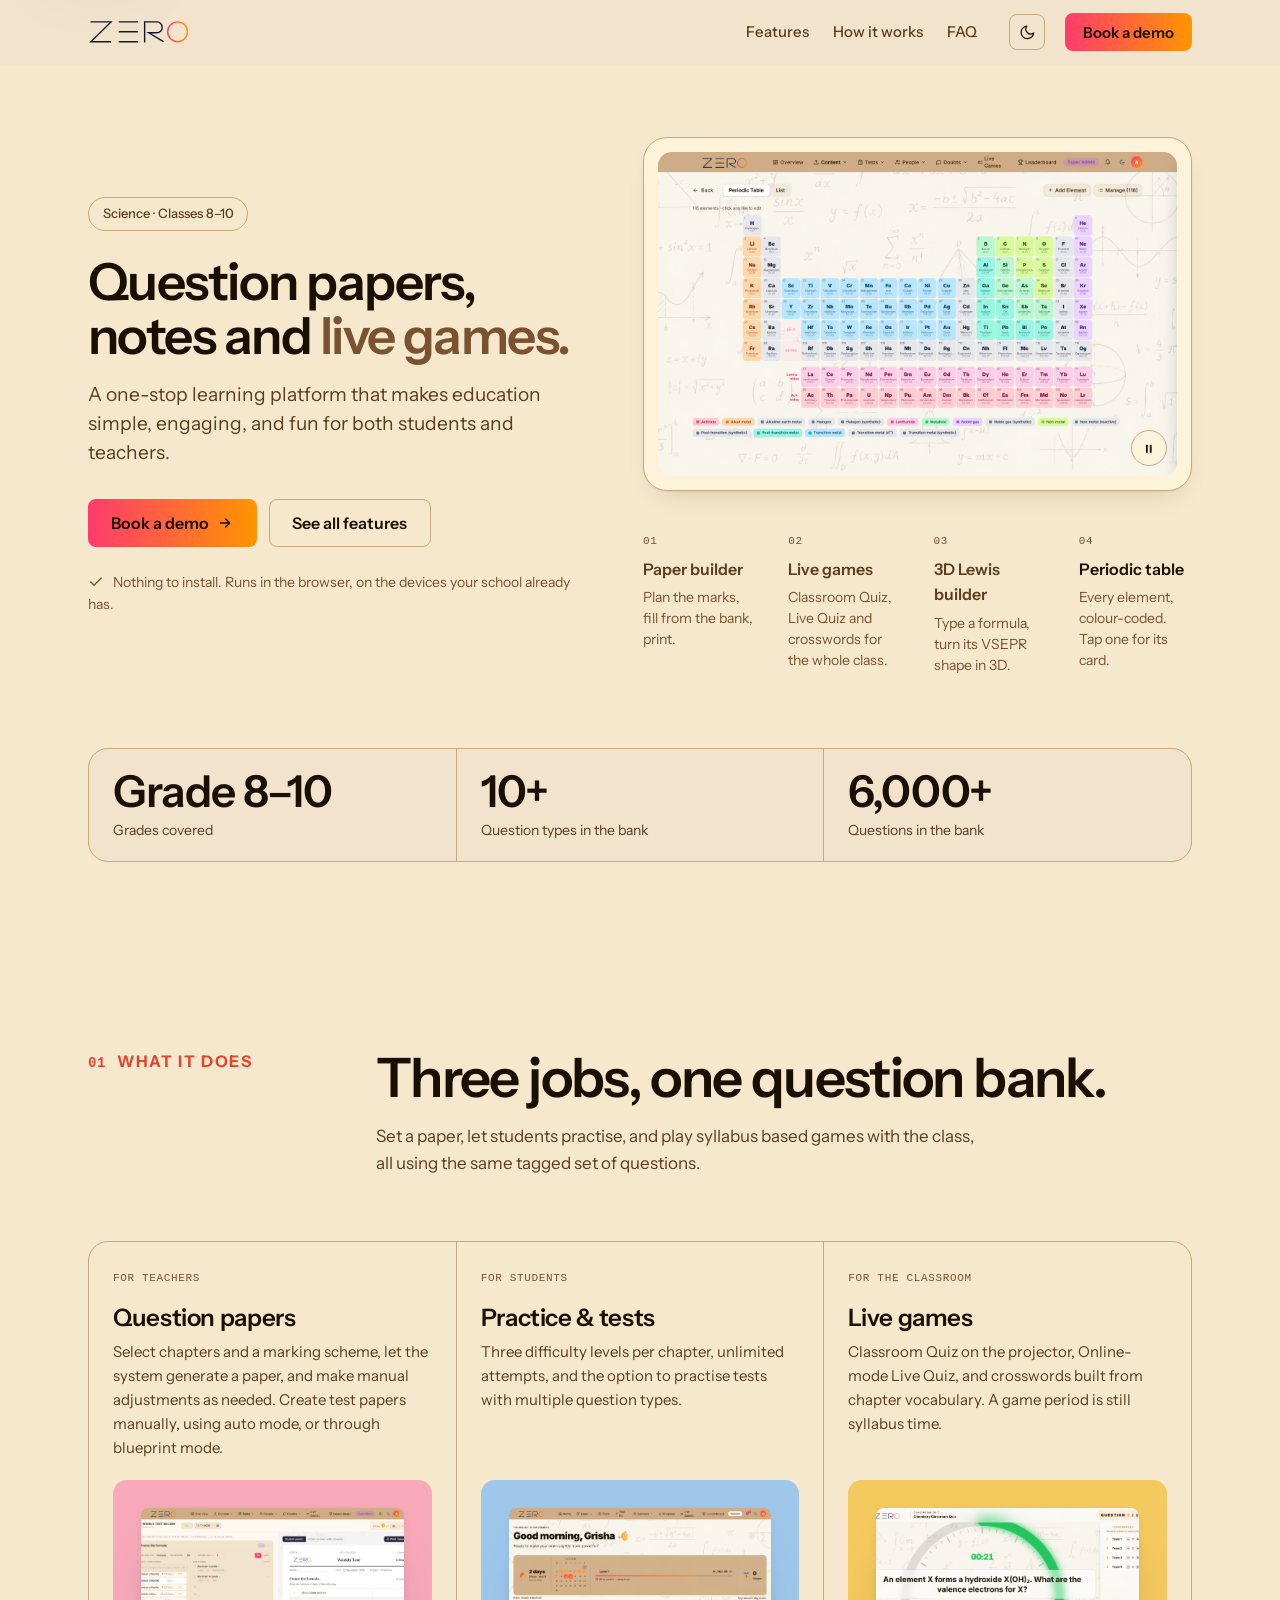
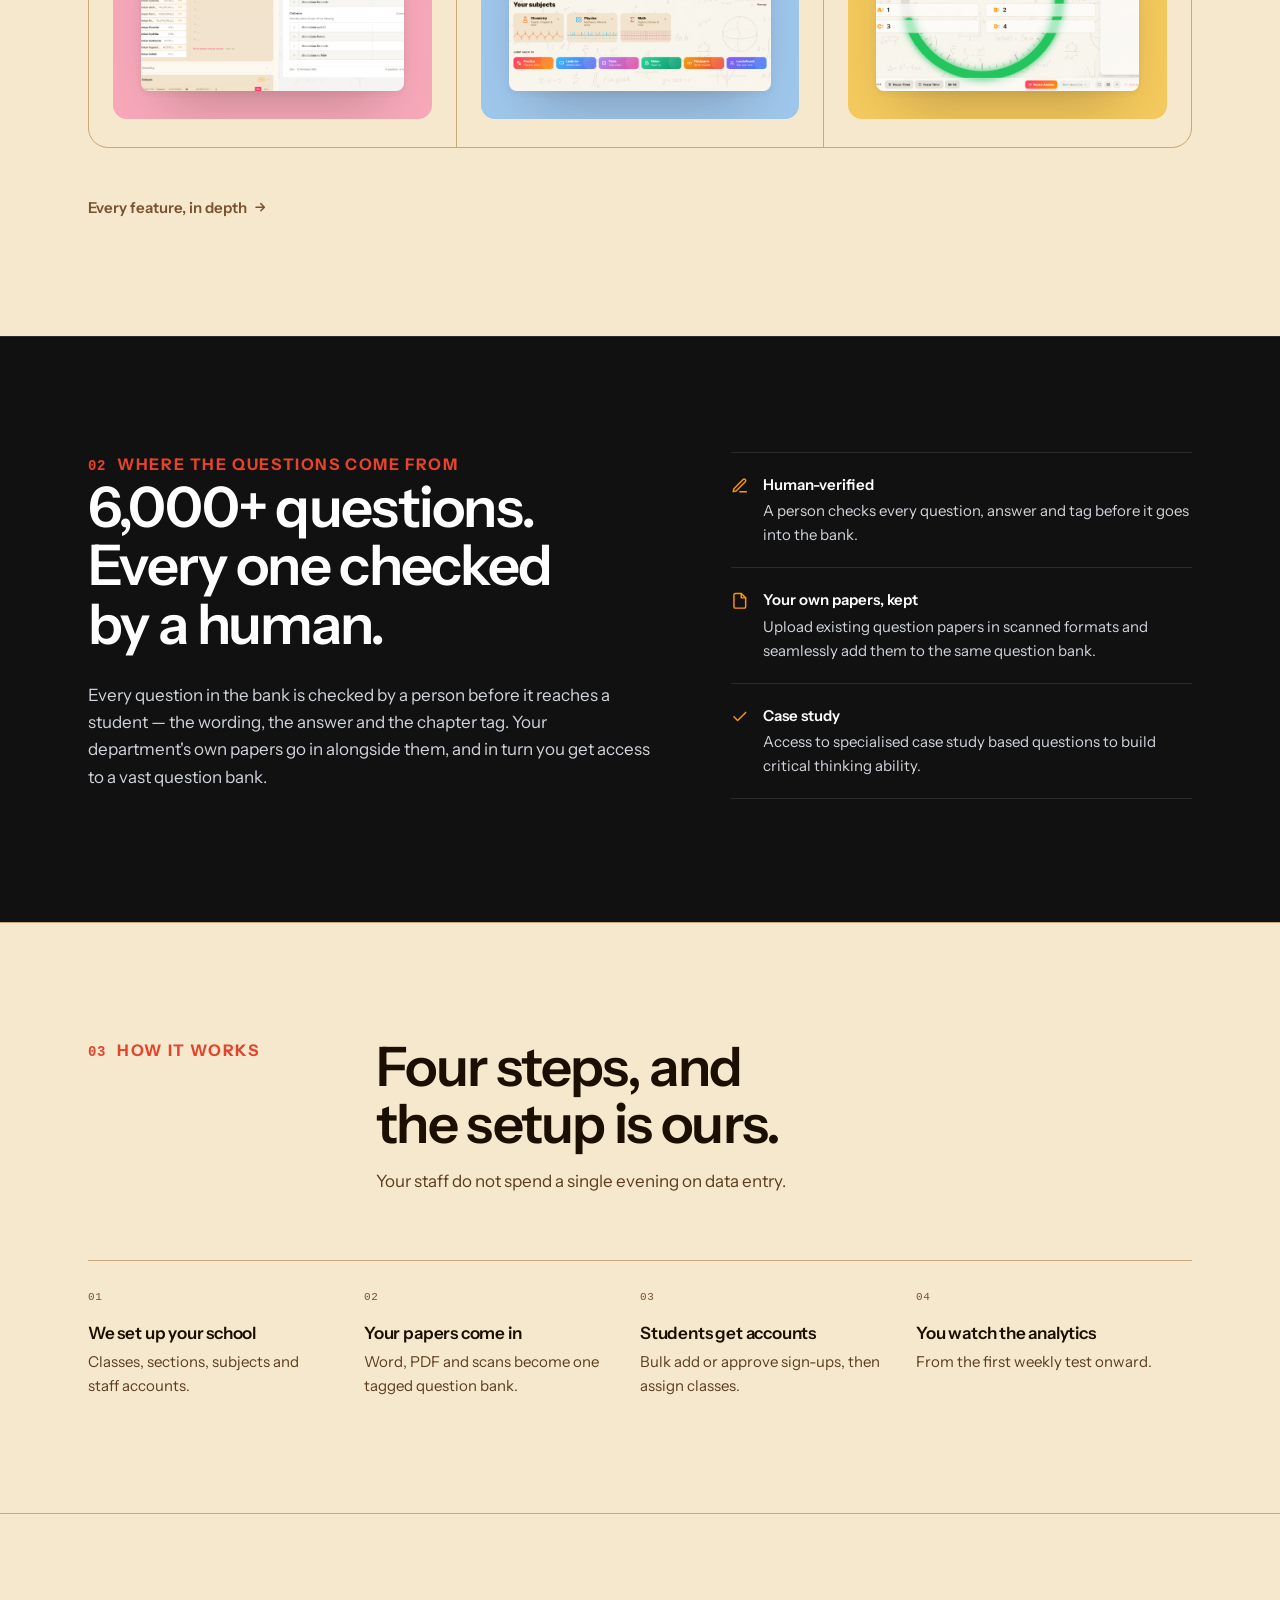
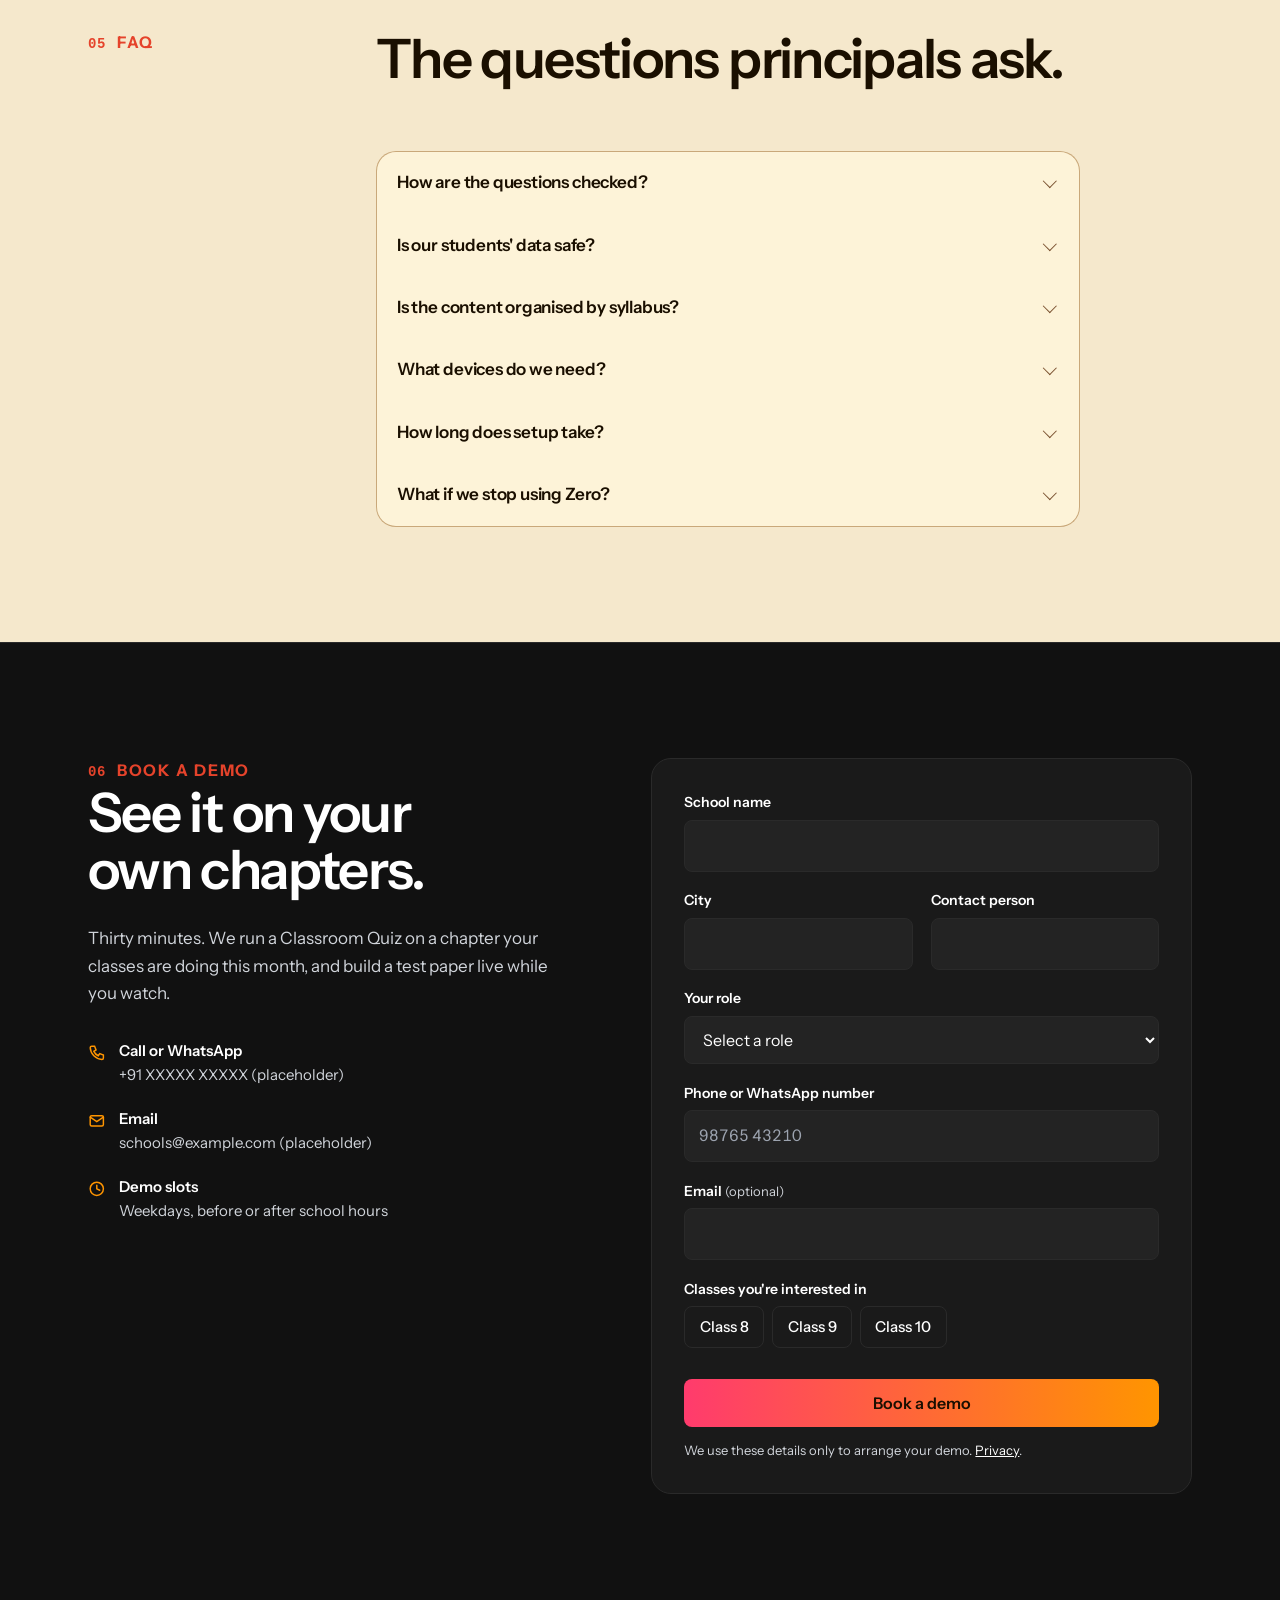
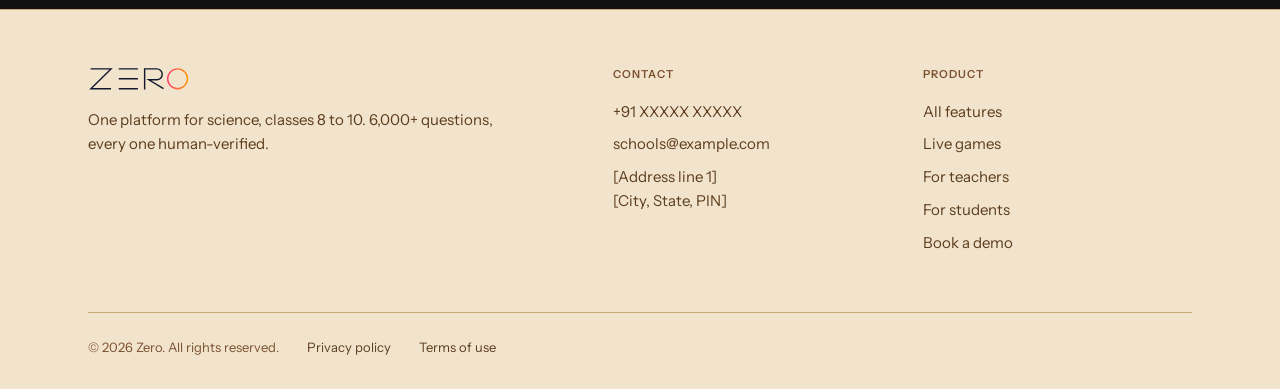
<file: index.html>
<!doctype html>
<html lang="en-IN">
<head>
<meta charset="utf-8">
<meta name="viewport" content="width=device-width, initial-scale=1, viewport-fit=cover">

<!-- TODO: brand name, logo and domain are placeholders ("Zero"). Swap before launch. -->
<title>Zero — question papers, notes and live games for science</title>
<meta name="description" content="One platform for science, classes 8 to 10. Question papers out of your own bank, practice and tests for students, and live games the whole class plays. A bank of 6,000+ questions, every one verified by a human. Book a demo.">
<link rel="canonical" href="https://example.com/">

<meta property="og:type" content="website">
<meta property="og:site_name" content="Zero">
<meta property="og:title" content="Zero — question papers, notes and live games for science">
<meta property="og:description" content="Question papers out of your own bank, practice and tests for students, and live games the whole class plays. A bank of 6,000+ questions, every one verified by a human.">
<meta property="og:url" content="https://example.com/">
<!-- TODO: add a real 1200x630 og image at /og.png -->
<meta property="og:image" content="https://example.com/og.png">
<meta name="twitter:card" content="summary_large_image">
<meta name="theme-color" content="#F2E3CC" media="(prefers-color-scheme: light)">
<meta name="theme-color" content="#0D0D0D" media="(prefers-color-scheme: dark)">

<link rel="icon" href="data:image/svg+xml,%3Csvg xmlns=%27http://www.w3.org/2000/svg%27 viewBox=%270 0 40 40%27%3E%3Crect width=%2740%27 height=%2740%27 rx=%2710%27 fill=%27%23FF3B6D%27/%3E%3Cpath d=%27M16 9h8v7l5 10a3.4 3.4 0 0 1-3 5H14a3.4 3.4 0 0 1-3-5l5-10z%27 fill=%27%23fff%27/%3E%3Cpath d=%27M13.4 23h13.2l1.4 3H12z%27 fill=%27%23FF9500%27/%3E%3C/svg%3E">

<link rel="preconnect" href="https://fonts.googleapis.com">
<link rel="preconnect" href="https://fonts.gstatic.com" crossorigin>
<link rel="stylesheet" href="https://fonts.googleapis.com/css2?family=Instrument+Sans:ital,wght@0,400..700;1,400..700&display=swap">
<link rel="stylesheet" href="styles.css">

<script>
  // Runs before first paint, so the chosen theme never flashes.
  (function () {
    var d = document.documentElement;
    d.classList.add('js-ok');

    var stored = null;
    try { stored = localStorage.getItem('theme'); } catch (e) {}
    var mql = window.matchMedia('(prefers-color-scheme: dark)');
    d.dataset.theme = stored === 'light' || stored === 'dark'
      ? stored
      : (mql.matches ? 'dark' : 'light');

    // keep following the OS until the visitor makes an explicit choice
    mql.addEventListener('change', function (e) {
      var s = null;
      try { s = localStorage.getItem('theme'); } catch (err) {}
      if (s !== 'light' && s !== 'dark') d.dataset.theme = e.matches ? 'dark' : 'light';
    });
  })();
</script>
</head>
<body>

<a class="skip" href="#main">Skip to content</a>

<header class="site-head" id="top">
  <div class="wrap head-in">
    <a class="brand" href="./" aria-label="Zero, home">
      <svg class="wordmark" viewBox="12 16 160 40" fill="none" stroke-width="2.2" aria-hidden="true">
        <defs><linearGradient id="zg1" x1="0" x2="1"><stop offset="0" stop-color="#FF3B6D"/><stop offset="1" stop-color="#FF9500"/></linearGradient></defs>
        <path stroke="currentColor" d="M16 20.5h32L16.5 51.5H48M60 20.5h30M60 36h30M60 51.5h30M100.5 19.4v33.2M100.5 20.5h19a8.5 8.5 0 0 1 0 17h-12.5l23 14"/>
        <circle cx="152" cy="36" r="15.5" stroke="url(#zg1)"/>
      </svg>
    </a>

    <nav class="nav" aria-label="Main">
      <ul>
        <li><a href="features.html">Features</a></li>
        <li><a href="#how">How it works</a></li>
        <!-- <li><a href="#pricing">Pricing</a></li> -->
        <li><a href="#faq">FAQ</a></li>
      </ul>
    </nav>

    <button class="icon-btn" type="button" id="theme-toggle" aria-label="Switch to dark theme" title="Switch to dark theme">
      <svg class="i-moon" viewBox="0 0 24 24" fill="none" stroke="currentColor" stroke-width="1.8" stroke-linecap="round" stroke-linejoin="round" aria-hidden="true">
        <path d="M21 12.8A9 9 0 1 1 11.2 3a7 7 0 0 0 9.8 9.8z"/>
      </svg>
      <svg class="i-sun" viewBox="0 0 24 24" fill="none" stroke="currentColor" stroke-width="1.8" stroke-linecap="round" aria-hidden="true">
        <circle cx="12" cy="12" r="4.2"/>
        <path d="M12 2v2.5M12 19.5V22M2 12h2.5M19.5 12H22M4.9 4.9l1.8 1.8M17.3 17.3l1.8 1.8M19.1 4.9l-1.8 1.8M6.7 17.3l-1.8 1.8"/>
      </svg>
    </button>

    <div class="head-act"><a class="btn btn-primary btn-sm" href="#demo">Book a demo</a></div>

    <details class="menu">
      <summary aria-label="Open menu">
        <svg width="16" height="16" viewBox="0 0 24 24" fill="none" stroke="currentColor" stroke-width="2" stroke-linecap="round" aria-hidden="true"><path d="M4 7h16M4 12h16M4 17h16"/></svg>
        Menu
      </summary>
      <div class="menu-panel">
        <a href="features.html">Features</a>
        <a href="#how">How it works</a>
        <!-- <a href="#pricing">Pricing</a> -->
        <a href="#faq">FAQ</a>
        <a class="btn btn-primary btn-block" href="#demo">Book a demo</a>
      </div>
    </details>
  </div>
</header>

<main id="main">

  <!-- ============================= HERO ============================= -->
  <section class="hero sec-alt" aria-labelledby="hero-h">
    <div class="wrap">
      <div class="hero-grid">
      <div class="hero-copy">
        <p class="hero-tag reveal">Science · Classes 8–10</p>
        <h1 id="hero-h" class="reveal">Question papers, notes and <em class="flourish">live games.</em></h1>
        <p class="lede reveal">A one-stop learning platform that makes education simple, engaging, and fun for both students and teachers.</p>

        <div class="hero-cta reveal">
          <a class="btn btn-primary" href="#demo">
            Book a demo
            <svg class="arrow" width="16" height="16" viewBox="0 0 24 24" fill="none" stroke="currentColor" stroke-width="2" stroke-linecap="round" stroke-linejoin="round" aria-hidden="true"><path d="M5 12h14M13 6l6 6-6 6"/></svg>
          </a>
          <a class="btn btn-line" href="features.html">See all features</a>
        </div>

        <p class="hero-note reveal">
          <svg viewBox="0 0 24 24" fill="none" stroke="currentColor" stroke-width="2" stroke-linecap="round" stroke-linejoin="round" aria-hidden="true"><path d="M20 6 9 17l-5-5"/></svg>
          Nothing to install. Runs in the browser, on the devices your school already has.
        </p>
      </div>

      <!-- Product visual: four features, crossfading. The active tab's line is the timer. -->
      <div class="stage reveal" aria-roledescription="carousel" aria-label="Four features">
        <div class="stage-frame">
          <figure class="stage-shot on" id="stage-1">
            <img src="img/paper-builder.webp" width="2880" height="1800" fetchpriority="high" alt="">
          </figure>
          <figure class="stage-shot" id="stage-2" aria-hidden="true">
            <img src="img/classroom-quiz.webp" width="2880" height="1800" loading="lazy" alt="">
          </figure>
          <figure class="stage-shot" id="stage-3" aria-hidden="true">
            <img src="img/lewis-3d.webp" width="2880" height="1800" loading="lazy" alt="">
          </figure>
          <figure class="stage-shot" id="stage-4" aria-hidden="true">
            <img src="img/periodic-table.webp" width="2880" height="1800" loading="lazy" alt="">
          </figure>
          <button class="stage-pause" type="button" aria-label="Pause slideshow">
            <svg class="i-pause" viewBox="0 0 24 24" fill="currentColor" aria-hidden="true"><rect x="7" y="5" width="3.2" height="14" rx="1"/><rect x="13.8" y="5" width="3.2" height="14" rx="1"/></svg>
            <svg class="i-play" viewBox="0 0 24 24" fill="currentColor" aria-hidden="true"><path d="M8 5.5v13a1 1 0 0 0 1.5.86l10.5-6.5a1 1 0 0 0 0-1.72L9.5 4.64A1 1 0 0 0 8 5.5z"/></svg>
          </button>
        </div>
        <div class="stage-tabs">
          <button class="stage-tab" type="button" aria-controls="stage-1" aria-current="true">
            <span class="bar"><i></i></span>
            <span class="n">01</span>
            <b>Paper builder</b>
            <span class="d">Plan the marks, fill from the bank, print.</span>
          </button>
          <button class="stage-tab" type="button" aria-controls="stage-2" aria-current="false">
            <span class="bar"><i></i></span>
            <span class="n">02</span>
            <b>Live games</b>
            <span class="d">Classroom Quiz, Live Quiz and crosswords for the whole class.</span>
          </button>
          <button class="stage-tab" type="button" aria-controls="stage-3" aria-current="false">
            <span class="bar"><i></i></span>
            <span class="n">03</span>
            <b>3D Lewis builder</b>
            <span class="d">Type a formula, turn its VSEPR shape in 3D.</span>
          </button>
          <button class="stage-tab" type="button" aria-controls="stage-4" aria-current="false">
            <span class="bar"><i></i></span>
            <span class="n">04</span>
            <b>Periodic table</b>
            <span class="d">Every element, colour-coded. Tap one for its card.</span>
          </button>
        </div>
      </div>
      </div>

      <dl class="facts reveal">
        <div><dt>Grades covered</dt><dd>Grade 8–10</dd></div>
        <div><dt>Question types in the bank</dt><dd>10+</dd></div>
        <div><dt>Questions in the bank</dt><dd>6,000+</dd></div>
        </dl>
    </div>
  </section>

  <!-- ===================== 01 — THE THREE PILLARS ===================== -->
  <section class="sec sec-alt" id="what"aria-labelledby="what-h">
    <div class="wrap">
      <div class="sec-head">
        <p class="label reveal"><span class="num">01</span> What it does</p>
        <div>
          <h2 id="what-h" class="reveal">Three jobs, one question bank.</h2>
          <p class="lede reveal">Set a paper, let students practise, and play syllabus based games with the class, all using the same tagged set of questions.</p>
        </div>
      </div>

      <div class="pillars reveal">
        <article class="pillar">
          <span class="eyebrow">FOR TEACHERS</span>
          <h3>Question papers</h3>
          <p>Select chapters and a marking scheme, let the system generate a paper, and make manual adjustments as needed. Create test papers manually, using auto mode, or through blueprint mode.</p>
          <div class="pillar-art shot t-b">
            <img src="img/paper-builder.webp" width="2880" height="1800" loading="lazy" alt="The weekly test builder: sections on the left, the printable Class 10 Chemistry paper on the right.">
          </div>
        </article>

        <article class="pillar">
          <span class="eyebrow">FOR STUDENTS</span>
          <h3>Practice &amp; tests</h3>
          <p>Three difficulty levels per chapter, unlimited attempts, and the option to practise tests with multiple question types.</p>
          <div class="pillar-art shot t-c">
            <img src="img/student-home.webp" width="2880" height="1800" loading="lazy" alt="A student home screen with a two-day streak and level progress.">
          </div>
        </article>

        <article class="pillar">
          <span class="eyebrow">FOR THE CLASSROOM</span>
          <h3>Live games</h3>
          <p>Classroom Quiz on the projector, Online-mode Live Quiz, and crosswords built from chapter vocabulary. A game period is still syllabus time.</p>
          <div class="pillar-art shot t-a">
            <img src="img/classroom-quiz.webp" width="2880" height="1800" loading="lazy" alt="A Classroom Quiz on the projector: a chemistry question with four options, a 21-second timer and the team leaderboard.">
          </div>
        </article>
      </div>

      <p class="reveal" style="margin:1.75rem 0 0">
        <a class="more" href="features.html">
          Every feature, in depth
          <svg viewBox="0 0 24 24" fill="none" stroke="currentColor" stroke-width="2.5" stroke-linecap="round" stroke-linejoin="round" aria-hidden="true"><path d="M5 12h14M13 6l6 6-6 6"/></svg>
        </a>
      </p>
    </div>
  </section>

  <!-- ===================== 02 — THE DIFFERENTIATOR ===================== -->
  <section class="sec invert claim" id="written" aria-labelledby="written-h">
    <div class="wrap">
      <div class="claim-grid">
        <div>
          <p class="label reveal"><span class="num">02</span> Where the questions come from</p>
          <h2 id="written-h" class="reveal">6,000+ questions. Every one checked by a human.</h2>
          <p class="lede reveal">Every question in the bank is checked by a person before it reaches a student — the wording, the answer and the chapter tag. Your department's own papers go in alongside them, and in turn you get access to a vast question bank.</p>
        </div>

        <ul class="claim-points reveal">
          <li>
            <svg viewBox="0 0 24 24" fill="none" stroke="currentColor" stroke-width="2" stroke-linecap="round" stroke-linejoin="round" aria-hidden="true"><path d="M12 20h9M16.5 3.5a2.1 2.1 0 0 1 3 3L7 19l-4 1 1-4z"/></svg>
            <span><b>Human-verified</b>A person checks every question, answer and tag before it goes into the bank.</span>
          </li>
          <li>
            <svg viewBox="0 0 24 24" fill="none" stroke="currentColor" stroke-width="2" stroke-linecap="round" stroke-linejoin="round" aria-hidden="true"><path d="M14 2H6a2 2 0 0 0-2 2v16a2 2 0 0 0 2 2h12a2 2 0 0 0 2-2V8z"/><path d="M14 2v6h6"/></svg>
            <span><b>Your own papers, kept</b>Upload existing question papers in scanned formats and seamlessly add them to the same question bank.</span>
          </li>
          <li>
            <svg viewBox="0 0 24 24" fill="none" stroke="currentColor" stroke-width="2" stroke-linecap="round" stroke-linejoin="round" aria-hidden="true"><path d="M20 6 9 17l-5-5"/></svg>
            <span><b>Case study</b>Access to specialised case study based questions to build critical thinking ability.</span>
          </li>
        </ul>
      </div>
    </div>
  </section>

  <!-- ===================== 04 — HOW IT WORKS ===================== -->
  <section class="sec sec-alt" id="how" aria-labelledby="how-h">
    <div class="wrap">
      <div class="sec-head">
        <p class="label reveal"><span class="num">03</span> How it works</p>
        <div>
          <h2 id="how-h" class="reveal">Four steps, and the setup is ours.</h2>
          <p class="lede reveal">Your staff do not spend a single evening on data entry.</p>
        </div>
      </div>

      <ol class="steps">
        <li class="step reveal">
          <h3>We set up your school</h3>
          <p>Classes, sections, subjects and staff accounts.</p>
        </li>
        <li class="step reveal">
          <h3>Your papers come in</h3>
          <p>Word, PDF and scans become one tagged question bank.</p>
        </li>
        <li class="step reveal">
          <h3>Students get accounts</h3>
          <p>Bulk add or approve sign-ups, then assign classes.</p>
        </li>
        <li class="step reveal">
          <h3>You watch the analytics</h3>
          <p>From the first weekly test onward.</p>
        </li>
      </ol>
    </div>
  </section>

  <!-- ===================== 04 — PRICING (commented out for now; restore by removing this comment wrapper and the ones on the #pricing links) =====================
  <section class="sec" id="pricing" aria-labelledby="price-h">
    <div class="wrap">
      <div class="sec-head">
        <p class="label reveal"><span class="num">04</span> Pricing</p>
        <div>
          <h2 id="price-h" class="reveal">Annual, per student, billed to the school.</h2>
          <p class="lede reveal">Every school gets a written quote after the demo.</p>
        </div>
      </div>

      TODO: PLACEHOLDER PRICING. Replace every ₹XXX with the real annual per-student
           figure, and add minimum student counts, before this page goes live.
      <div class="plans reveal">
        <article class="plan">
          <div class="plan-id">
            <div class="p-name">Essential</div>
            <div class="p-price">₹XXX<span>per student, per year · placeholder</span></div>
          </div>
          <ul class="plan-feat">
            <li><svg viewBox="0 0 24 24" fill="none" stroke="currentColor" stroke-width="3" stroke-linecap="round" stroke-linejoin="round" aria-hidden="true"><path d="M20 6 9 17l-5-5"/></svg>Lessons, flashcards and notes</li>
            <li><svg viewBox="0 0 24 24" fill="none" stroke="currentColor" stroke-width="3" stroke-linecap="round" stroke-linejoin="round" aria-hidden="true"><path d="M20 6 9 17l-5-5"/></svg>Practice and online tests</li>
            <li><svg viewBox="0 0 24 24" fill="none" stroke="currentColor" stroke-width="3" stroke-linecap="round" stroke-linejoin="round" aria-hidden="true"><path d="M20 6 9 17l-5-5"/></svg>Question bank and paper creator</li>
            <li><svg viewBox="0 0 24 24" fill="none" stroke="currentColor" stroke-width="3" stroke-linecap="round" stroke-linejoin="round" aria-hidden="true"><path d="M20 6 9 17l-5-5"/></svg>People management</li>
          </ul>
          <a class="btn btn-line btn-block" href="#demo">Book a demo</a>
        </article>

        <article class="plan pop">
          <div class="plan-id">
            <span class="p-flag">Most schools pick this</span>
            <div class="p-name">Complete</div>
            <div class="p-price">₹XXX<span>per student, per year · placeholder</span></div>
          </div>
          <ul class="plan-feat">
            <li><svg viewBox="0 0 24 24" fill="none" stroke="currentColor" stroke-width="3" stroke-linecap="round" stroke-linejoin="round" aria-hidden="true"><path d="M20 6 9 17l-5-5"/></svg>Everything in Essential</li>
            <li><svg viewBox="0 0 24 24" fill="none" stroke="currentColor" stroke-width="3" stroke-linecap="round" stroke-linejoin="round" aria-hidden="true"><path d="M20 6 9 17l-5-5"/></svg>Classroom Quiz, Live Quiz, Crossword</li>
            <li><svg viewBox="0 0 24 24" fill="none" stroke="currentColor" stroke-width="3" stroke-linecap="round" stroke-linejoin="round" aria-hidden="true"><path d="M20 6 9 17l-5-5"/></svg>Audio lectures</li>
            <li><svg viewBox="0 0 24 24" fill="none" stroke="currentColor" stroke-width="3" stroke-linecap="round" stroke-linejoin="round" aria-hidden="true"><path d="M20 6 9 17l-5-5"/></svg>Weekly and baseline tests</li>
            <li><svg viewBox="0 0 24 24" fill="none" stroke="currentColor" stroke-width="3" stroke-linecap="round" stroke-linejoin="round" aria-hidden="true"><path d="M20 6 9 17l-5-5"/></svg>Analytics, doubt box, leaderboards</li>
          </ul>
          <a class="btn btn-primary btn-block" href="#demo">Book a demo</a>
        </article>

        <article class="plan">
          <div class="plan-id">
            <div class="p-name">Campus</div>
            <div class="p-price">₹XXX<span>per student, per year · placeholder</span></div>
          </div>
          <ul class="plan-feat">
            <li><svg viewBox="0 0 24 24" fill="none" stroke="currentColor" stroke-width="3" stroke-linecap="round" stroke-linejoin="round" aria-hidden="true"><path d="M20 6 9 17l-5-5"/></svg>Everything in Complete</li>
            <li><svg viewBox="0 0 24 24" fill="none" stroke="currentColor" stroke-width="3" stroke-linecap="round" stroke-linejoin="round" aria-hidden="true"><path d="M20 6 9 17l-5-5"/></svg>Full chemistry toolkit, 3D Lewis builder</li>
            <li><svg viewBox="0 0 24 24" fill="none" stroke="currentColor" stroke-width="3" stroke-linecap="round" stroke-linejoin="round" aria-hidden="true"><path d="M20 6 9 17l-5-5"/></svg>Bulk import, multi-branch exports</li>
            <li><svg viewBox="0 0 24 24" fill="none" stroke="currentColor" stroke-width="3" stroke-linecap="round" stroke-linejoin="round" aria-hidden="true"><path d="M20 6 9 17l-5-5"/></svg>Staff training per campus</li>
          </ul>
          <a class="btn btn-line btn-block" href="#demo">Book a demo</a>
        </article>
      </div>

      <p class="p-note reveal">Figures above are placeholders while pricing is being finalised. <a class="more" href="features.html" style="margin-top:0">See what is in each plan<svg viewBox="0 0 24 24" fill="none" stroke="currentColor" stroke-width="2.5" stroke-linecap="round" stroke-linejoin="round" aria-hidden="true"><path d="M5 12h14M13 6l6 6-6 6"/></svg></a></p>
    </div>
  </section>
  -->

  <!--
    ============================ TESTIMONIALS ============================
    Deliberately absent. Real, attributed quotes from schools that have
    actually used the platform go here — principal or HOD name, designation,
    school name and city, with written permission on file.
    Do not fill this with sample or illustrative quotes.
  -->

  <!-- ===================== 05 — FAQ ===================== -->
  <section class="sec sec-alt" id="faq" aria-labelledby="faq-h">
    <div class="wrap">
      <div class="sec-head">
        <p class="label reveal"><span class="num">05</span> FAQ</p>
        <div>
          <h2 id="faq-h" class="reveal">The questions principals ask.</h2>
        </div>
      </div>

      <div class="faq-stack reveal">
        <details>
          <summary>How are the questions checked?</summary>
          <div class="faq-panel"><div>
            <p>Every one of the 6,000+ questions in the bank is verified by a human before it is added — the question, the answer and the chapter tag. Your department's own papers go in alongside them, and your staff can edit or remove any question in any chapter.</p>
          </div></div>
        </details>

        <details>
          <summary>Is our students' data safe?</summary>
          <div class="faq-panel"><div>
            <!-- TODO: confirm hosting provider/region and the retention window, then state them here. -->
            <p>The school owns its data. We store only what runs classes, never sell it, and show no ads. Hosting region, retention and data-processing terms are confirmed in writing before you sign.</p>
          </div></div>
        </details>

        <details>
          <summary>Is the content organised by syllabus?</summary>
          <div class="faq-panel"><div>
            <p>Organised chapter-wise by the syllabus for classes 8 to 10. Your staff can add or edit questions in any chapter.</p>
          </div></div>
        </details>

        <details>
          <summary>What devices do we need?</summary>
          <div class="faq-panel"><div>
            <p>A browser, on what you already have. Classroom Quiz needs one projector or TV plus the teacher's device; students can practise on a lab computer or their own phone.</p>
          </div></div>
        </details>

        <details>
          <summary>How long does setup take?</summary>
          <div class="faq-panel"><div>
            <!-- TODO: replace with the real typical onboarding timeline once schools are live. -->
            <p>We do it: classes, sections, subjects, staff accounts. Typical onboarding is about <strong>[X working days]</strong> — a placeholder until we commit to a date in your quote.</p>
          </div></div>
        </details>

        <details>
          <summary>What if we stop using Zero?</summary>
          <div class="faq-panel"><div>
            <p>You take it with you. Question banks, papers and results export to PDF and Excel at any time, including on the way out.</p>
          </div></div>
        </details>
      </div>
    </div>
  </section>

  <!-- ===================== DEMO REQUEST ===================== -->
  <section class="sec invert" id="demo" aria-labelledby="demo-h">
    <div class="wrap">
      <div class="demo-grid">
        <div>
          <p class="label reveal"><span class="num">06</span> Book a demo</p>
          <h2 id="demo-h" class="reveal">See it on your own chapters.</h2>
          <p class="lede reveal" style="color:var(--inv-ink-2)">Thirty minutes. We run a Classroom Quiz on a chapter your classes are doing this month, and build a test paper live while you watch.</p>

          <ul class="reach reveal">
            <li>
              <svg viewBox="0 0 24 24" fill="none" stroke="currentColor" stroke-width="2" stroke-linecap="round" aria-hidden="true"><path d="M5 3h4l2 5-3 2a12 12 0 0 0 6 6l2-3 5 2v4a2 2 0 0 1-2 2A17 17 0 0 1 3 5a2 2 0 0 1 2-2z"/></svg>
              <span><b>Call or WhatsApp</b>+91 XXXXX XXXXX <span class="hint">(placeholder)</span></span>
            </li>
            <li>
              <svg viewBox="0 0 24 24" fill="none" stroke="currentColor" stroke-width="2" stroke-linecap="round" aria-hidden="true"><rect x="3" y="5" width="18" height="14" rx="2"/><path d="M3 7l9 6 9-6"/></svg>
              <span><b>Email</b>schools@example.com <span class="hint">(placeholder)</span></span>
            </li>
            <li>
              <svg viewBox="0 0 24 24" fill="none" stroke="currentColor" stroke-width="2" stroke-linecap="round" aria-hidden="true"><circle cx="12" cy="12" r="9"/><path d="M12 7v5l4 2"/></svg>
              <span><b>Demo slots</b>Weekdays, before or after school hours</span>
            </li>
          </ul>
        </div>

        <div class="form-card reveal">
          <form id="demo-form" novalidate>
            <div class="fields">
              <div class="field span2">
                <label for="school">School name</label>
                <input id="school" name="school" type="text" autocomplete="organization" required aria-describedby="err-school">
                <p class="err" id="err-school" data-error-for="school"></p>
              </div>

              <div class="field">
                <label for="city">City</label>
                <input id="city" name="city" type="text" autocomplete="address-level2" required aria-describedby="err-city">
                <p class="err" id="err-city" data-error-for="city"></p>
              </div>

              <div class="field">
                <label for="person">Contact person</label>
                <input id="person" name="person" type="text" autocomplete="name" required aria-describedby="err-person">
                <p class="err" id="err-person" data-error-for="person"></p>
              </div>

              <div class="field span2">
                <label for="role">Your role</label>
                <select id="role" name="role" required aria-describedby="err-role">
                  <option value="">Select a role</option>
                  <option>Principal</option>
                  <option>Trustee / Management</option>
                  <option>Vice Principal</option>
                  <option>HOD / Science coordinator</option>
                  <option>Teacher</option>
                  <option>Admin / IT</option>
                  <option>Other</option>
                </select>
                <p class="err" id="err-role" data-error-for="role"></p>
              </div>

              <div class="field span2 phone">
                <label for="phone">Phone or WhatsApp number</label>
                <input id="phone" name="phone" type="tel" inputmode="tel" autocomplete="tel"
                       placeholder="98765 43210" required aria-describedby="err-phone">
                <p class="err" id="err-phone" data-error-for="phone"></p>
              </div>

              <div class="field span2">
                <label for="email">Email <span class="hint">(optional)</span></label>
                <input id="email" name="email" type="email" autocomplete="email" aria-describedby="err-email">
                <p class="err" id="err-email" data-error-for="email"></p>
              </div>

              <fieldset class="field span2" style="border:0;padding:0;margin:0">
                <legend>Classes you're interested in</legend>
                <div class="chips" role="group" aria-describedby="err-classes">
                  <label class="chip"><input type="checkbox" name="classes" value="8"><span>Class 8</span></label>
                  <label class="chip"><input type="checkbox" name="classes" value="9"><span>Class 9</span></label>
                  <label class="chip"><input type="checkbox" name="classes" value="10"><span>Class 10</span></label>
                </div>
                <p class="err" id="err-classes" data-error-for="classes"></p>
              </fieldset>
            </div>

            <div class="form-foot">
              <button class="btn btn-primary btn-block" type="submit">Book a demo</button>
              <p>We use these details only to arrange your demo. <a href="#">Privacy</a>.</p>
              <p class="err" id="err-form" aria-live="polite"></p>
            </div>
          </form>

          <div class="success" id="demo-success" hidden>
            <svg viewBox="0 0 24 24" fill="none" stroke="currentColor" stroke-width="2.5" stroke-linecap="round" stroke-linejoin="round" aria-hidden="true">
              <circle cx="12" cy="12" r="9"/><path d="M7.5 12.5l3 3 6-6.5"/>
            </svg>
            <h3>Got it — we'll call you.</h3>
            <p>We will ring the number you gave us on the next working day to fix a slot.</p>
          </div>
        </div>
      </div>
    </div>
  </section>

</main>

<footer class="site-foot">
  <div class="wrap">
    <div class="foot-grid">
      <div>
        <a class="brand" href="./" aria-label="Zero, home">
      <svg class="wordmark" viewBox="12 16 160 40" fill="none" stroke-width="2.2" aria-hidden="true">
        <defs><linearGradient id="zg2" x1="0" x2="1"><stop offset="0" stop-color="#FF3B6D"/><stop offset="1" stop-color="#FF9500"/></linearGradient></defs>
        <path stroke="currentColor" d="M16 20.5h32L16.5 51.5H48M60 20.5h30M60 36h30M60 51.5h30M100.5 19.4v33.2M100.5 20.5h19a8.5 8.5 0 0 1 0 17h-12.5l23 14"/>
        <circle cx="152" cy="36" r="15.5" stroke="url(#zg2)"/>
      </svg>
    </a>
        <p style="margin-top:1rem;max-width:26rem;font-size:.9375rem;color:var(--ink-2)">
          One platform for science, classes 8 to 10. 6,000+ questions, every one human-verified.
        </p>
      </div>

      <div>
        <h4>Contact</h4>
        <!-- TODO: replace all placeholder contact details -->
        <ul>
          <li>+91 XXXXX XXXXX</li>
          <li><a href="mailto:schools@example.com">schools@example.com</a></li>
          <li>[Address line 1]<br>[City, State, PIN]</li>
        </ul>
      </div>

      <div>
        <h4>Product</h4>
        <ul>
          <li><a href="features.html">All features</a></li>
          <li><a href="features.html#games">Live games</a></li>
          <li><a href="features.html#teachers">For teachers</a></li>
          <li><a href="features.html#students">For students</a></li>
          <!-- <li><a href="#pricing">Pricing</a></li> -->
          <li><a href="#demo">Book a demo</a></li>
        </ul>
      </div>
    </div>

    <div class="foot-base">
      <span>© <span id="year">2026</span> Zero. All rights reserved.</span>
      <a href="#">Privacy policy</a>
      <a href="#">Terms of use</a>
    </div>
  </div>
</footer>

<script src="app.js" defer></script>
</body>
</html>
</file>
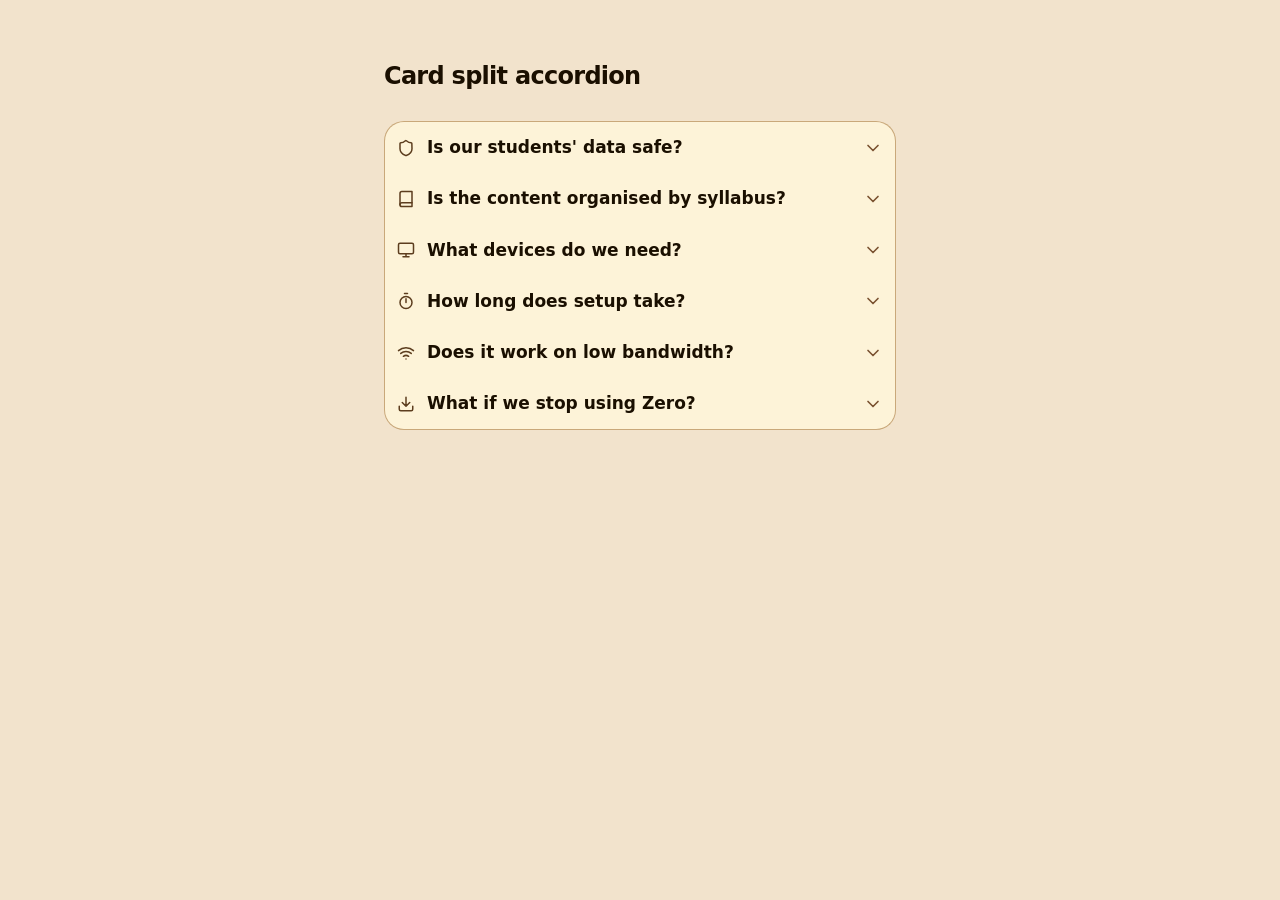
<file: card-split-accordion.html>
<!doctype html>
<html lang="en-IN">
<head>
<meta charset="utf-8">
<meta name="viewport" content="width=device-width, initial-scale=1">
<title>Card Split Accordion</title>
<link rel="preconnect" href="https://fonts.googleapis.com">
<link rel="preconnect" href="https://fonts.gstatic.com" crossorigin>
<link rel="stylesheet" href="https://fonts.googleapis.com/css2?family=Figtree:wght@400;500;600;700;800;900&display=swap">
<!-- tokens only: --panel, --line, --ink, --ink-2, --brand-ink, light + dark -->
<link rel="stylesheet" href="styles.css">

<style>
/* ===================================================================
   Card split accordion
   Port of watermelon/card-split-accordian (React + motion) to vanilla.
   Stack reads as one block; the open card detaches, rounds all four
   corners, and its two neighbours round the edge they now face.
   No JS measuring: grid-template-rows 0fr -> 1fr does the height.
   To ship: copy this <style> into styles.css, the <ul> into the page,
   and the script at the bottom into app.js.
   ================================================================ */

.csa { list-style: none; margin: 0 auto; padding: 0; max-width: 34rem; }

.csa-card {
  background: var(--surface);
  border: 1px solid var(--line);
  border-top-width: 0;
  border-bottom-width: 0;
  border-radius: 0;
  overflow: hidden;
  /* ponytail: margin-block animates layout (the React version projects it
     with a transform). Fine at 6 cards; switch to a transform-based
     technique if a long list ever janks. */
  transition: border-radius .28s cubic-bezier(.22,1,.36,1),
              margin-block .28s cubic-bezier(.22,1,.36,1);
}

/* --- which edges exist ------------------------------------------- */
.csa > li:first-child  .csa-card { border-top-width: 1px; }
.csa > li:last-child   .csa-card { border-bottom-width: 1px; }
.csa > li.is-open      .csa-card { border-top-width: 1px; border-bottom-width: 1px; }
.csa > li:has(+ li.is-open) .csa-card { border-bottom-width: 1px; }
.csa > li.is-open + li .csa-card    { border-top-width: 1px; }

/* --- which corners are round ------------------------------------- */
.csa > li:first-child .csa-card { border-start-start-radius: 20px; border-start-end-radius: 20px; }
.csa > li:last-child  .csa-card { border-end-start-radius: 20px; border-end-end-radius: 20px; }
.csa > li:has(+ li.is-open) .csa-card { border-end-start-radius: 20px; border-end-end-radius: 20px; }
.csa > li.is-open + li .csa-card      { border-start-start-radius: 20px; border-start-end-radius: 20px; }
.csa > li.is-open .csa-card { border-radius: 20px; margin-block: 10px; box-shadow: var(--shadow-s); }

/* --- trigger ----------------------------------------------------- */
.csa-trig {
  display: flex; width: 100%; align-items: center; justify-content: space-between;
  gap: .75rem; padding: .75rem; background: none; border: 0; cursor: pointer;
  font: inherit; color: var(--ink); text-align: left;
}
.csa-trig:hover { color: var(--brand-ink); }
.csa-trig:focus-visible { outline: 2px solid var(--brand); outline-offset: -2px; border-radius: 18px; }
.csa-label { display: flex; align-items: center; gap: .75rem; font-weight: 700; font-size: .9375rem; }
@media (min-width: 40rem) { .csa-label { font-size: 1.0625rem; } }
.csa-label svg { flex: none; width: 1.125rem; height: 1.125rem; color: var(--ink-2); }
.csa-chev {
  flex: none; width: 1.25rem; height: 1.25rem; color: var(--ink-3);
  transition: transform .28s cubic-bezier(.22,1,.36,1);
}
li.is-open .csa-chev { transform: rotate(180deg); }

/* --- panel: 0fr -> 1fr, no measuring ----------------------------- */
.csa-panel {
  display: grid; grid-template-rows: 0fr; opacity: 0; visibility: hidden;
  transition: grid-template-rows .28s cubic-bezier(.22,1,.36,1),
              opacity .18s linear, visibility .28s;
}
li.is-open .csa-panel { grid-template-rows: 1fr; opacity: 1; visibility: visible; }
.csa-panel > div { overflow: hidden; min-height: 0; }
.csa-body {
  padding: 0 1.25rem 1.25rem;
  color: var(--ink-2); font-size: .875rem; font-weight: 500; line-height: 1.55;
}
@media (min-width: 40rem) { .csa-body { font-size: 1rem; } }

@media (prefers-reduced-motion: reduce) {
  .csa-card, .csa-panel, .csa-chev { transition: none; }
}

/* demo page chrome only — not part of the component */
body { background: var(--paper); color: var(--ink); font-family: var(--text); }
.demo-wrap { max-width: 34rem; margin: 0 auto; padding: 4rem 1rem; }
.demo-wrap h1 { font-size: 1.5rem; margin: 0 0 2rem; }
</style>
</head>
<body>

<div class="demo-wrap">
  <h1>Card split accordion</h1>

  <ul class="csa">
    <li>
      <div class="csa-card">
        <button class="csa-trig" type="button" aria-expanded="false" aria-controls="csa-p1">
          <span class="csa-label">
            <svg viewBox="0 0 24 24" fill="none" stroke="currentColor" stroke-width="2" stroke-linecap="round" stroke-linejoin="round" aria-hidden="true"><path d="M20 13c0 5-3.5 7.5-7.7 8.9a1 1 0 0 1-.6 0C7.5 20.5 4 18 4 13V6a1 1 0 0 1 1-1c2 0 4.5-1.2 6.2-2.7a1 1 0 0 1 1.3 0C14.3 3.8 16.8 5 18.8 5a1 1 0 0 1 1 1z"/></svg>
            Is our students' data safe?
          </span>
          <svg class="csa-chev" viewBox="0 0 24 24" fill="none" stroke="currentColor" stroke-width="2" stroke-linecap="round" stroke-linejoin="round" aria-hidden="true"><path d="m6 9 6 6 6-6"/></svg>
        </button>
        <div class="csa-panel" id="csa-p1" role="region">
          <div><p class="csa-body">The school owns its data. We store only what runs classes, never sell it, and show no ads. Hosting region, retention and data-processing terms are confirmed in writing before you sign.</p></div>
        </div>
      </div>
    </li>

    <li>
      <div class="csa-card">
        <button class="csa-trig" type="button" aria-expanded="false" aria-controls="csa-p2">
          <span class="csa-label">
            <svg viewBox="0 0 24 24" fill="none" stroke="currentColor" stroke-width="2" stroke-linecap="round" stroke-linejoin="round" aria-hidden="true"><path d="M4 19.5A2.5 2.5 0 0 1 6.5 17H20"/><path d="M6.5 2H20v20H6.5A2.5 2.5 0 0 1 4 19.5v-15A2.5 2.5 0 0 1 6.5 2z"/></svg>
            Is the content organised by syllabus?
          </span>
          <svg class="csa-chev" viewBox="0 0 24 24" fill="none" stroke="currentColor" stroke-width="2" stroke-linecap="round" stroke-linejoin="round" aria-hidden="true"><path d="m6 9 6 6 6-6"/></svg>
        </button>
        <div class="csa-panel" id="csa-p2" role="region">
          <div><p class="csa-body">Organised chapter-wise by the syllabus for classes 8 to 12. Your staff can add or edit questions in any chapter.</p></div>
        </div>
      </div>
    </li>

    <li>
      <div class="csa-card">
        <button class="csa-trig" type="button" aria-expanded="false" aria-controls="csa-p3">
          <span class="csa-label">
            <svg viewBox="0 0 24 24" fill="none" stroke="currentColor" stroke-width="2" stroke-linecap="round" stroke-linejoin="round" aria-hidden="true"><rect x="2" y="3" width="20" height="14" rx="2"/><path d="M8 21h8M12 17v4"/></svg>
            What devices do we need?
          </span>
          <svg class="csa-chev" viewBox="0 0 24 24" fill="none" stroke="currentColor" stroke-width="2" stroke-linecap="round" stroke-linejoin="round" aria-hidden="true"><path d="m6 9 6 6 6-6"/></svg>
        </button>
        <div class="csa-panel" id="csa-p3" role="region">
          <div><p class="csa-body">A browser, on what you already have. Classroom Quiz needs one projector or TV plus the teacher's device; students can practise on a lab computer or their own phone.</p></div>
        </div>
      </div>
    </li>

    <li>
      <div class="csa-card">
        <button class="csa-trig" type="button" aria-expanded="false" aria-controls="csa-p4">
          <span class="csa-label">
            <svg viewBox="0 0 24 24" fill="none" stroke="currentColor" stroke-width="2" stroke-linecap="round" stroke-linejoin="round" aria-hidden="true"><path d="M10 2h4M12 14V9"/><circle cx="12" cy="14" r="8"/></svg>
            How long does setup take?
          </span>
          <svg class="csa-chev" viewBox="0 0 24 24" fill="none" stroke="currentColor" stroke-width="2" stroke-linecap="round" stroke-linejoin="round" aria-hidden="true"><path d="m6 9 6 6 6-6"/></svg>
        </button>
        <div class="csa-panel" id="csa-p4" role="region">
          <div><p class="csa-body">We do it: classes, sections, subjects, staff accounts. Typical onboarding is about <strong>[X working days]</strong> — a placeholder until we commit to a date in your quote.</p></div>
        </div>
      </div>
    </li>

    <li>
      <div class="csa-card">
        <button class="csa-trig" type="button" aria-expanded="false" aria-controls="csa-p5">
          <span class="csa-label">
            <svg viewBox="0 0 24 24" fill="none" stroke="currentColor" stroke-width="2" stroke-linecap="round" stroke-linejoin="round" aria-hidden="true"><path d="M5 12.55a11 11 0 0 1 14 0M8.5 16.43a6 6 0 0 1 7 0M2 8.82a15 15 0 0 1 20 0"/><path d="M12 20h.01"/></svg>
            Does it work on low bandwidth?
          </span>
          <svg class="csa-chev" viewBox="0 0 24 24" fill="none" stroke="currentColor" stroke-width="2" stroke-linecap="round" stroke-linejoin="round" aria-hidden="true"><path d="m6 9 6 6 6-6"/></svg>
        </button>
        <div class="csa-panel" id="csa-p5" role="region">
          <div><p class="csa-body">Lessons, practice and tests are text-and-diagram based, so they are light. Video is the one part that needs bandwidth. We test the live games on your connection during the demo.</p></div>
        </div>
      </div>
    </li>

    <li>
      <div class="csa-card">
        <button class="csa-trig" type="button" aria-expanded="false" aria-controls="csa-p6">
          <span class="csa-label">
            <svg viewBox="0 0 24 24" fill="none" stroke="currentColor" stroke-width="2" stroke-linecap="round" stroke-linejoin="round" aria-hidden="true"><path d="M21 15v4a2 2 0 0 1-2 2H5a2 2 0 0 1-2-2v-4M7 10l5 5 5-5M12 15V3"/></svg>
            What if we stop using Zero?
          </span>
          <svg class="csa-chev" viewBox="0 0 24 24" fill="none" stroke="currentColor" stroke-width="2" stroke-linecap="round" stroke-linejoin="round" aria-hidden="true"><path d="m6 9 6 6 6-6"/></svg>
        </button>
        <div class="csa-panel" id="csa-p6" role="region">
          <div><p class="csa-body">You take it with you. Question banks, papers and results export to PDF and Excel at any time, including on the way out.</p></div>
        </div>
      </div>
    </li>
  </ul>
</div>

<script>
// One delegated handler per stack. One card open at a time, like the original.
document.querySelectorAll('.csa').forEach(function (stack) {
  stack.addEventListener('click', function (e) {
    var btn = e.target.closest('.csa-trig');
    if (!btn || !stack.contains(btn)) return;
    var li = btn.closest('li');
    var wasOpen = li.classList.contains('is-open');

    stack.querySelectorAll('li.is-open').forEach(function (open) {
      open.classList.remove('is-open');
      open.querySelector('.csa-trig').setAttribute('aria-expanded', 'false');
    });

    if (!wasOpen) {
      li.classList.add('is-open');
      btn.setAttribute('aria-expanded', 'true');
    }
  });
});
</script>
</body>
</html>
</file>
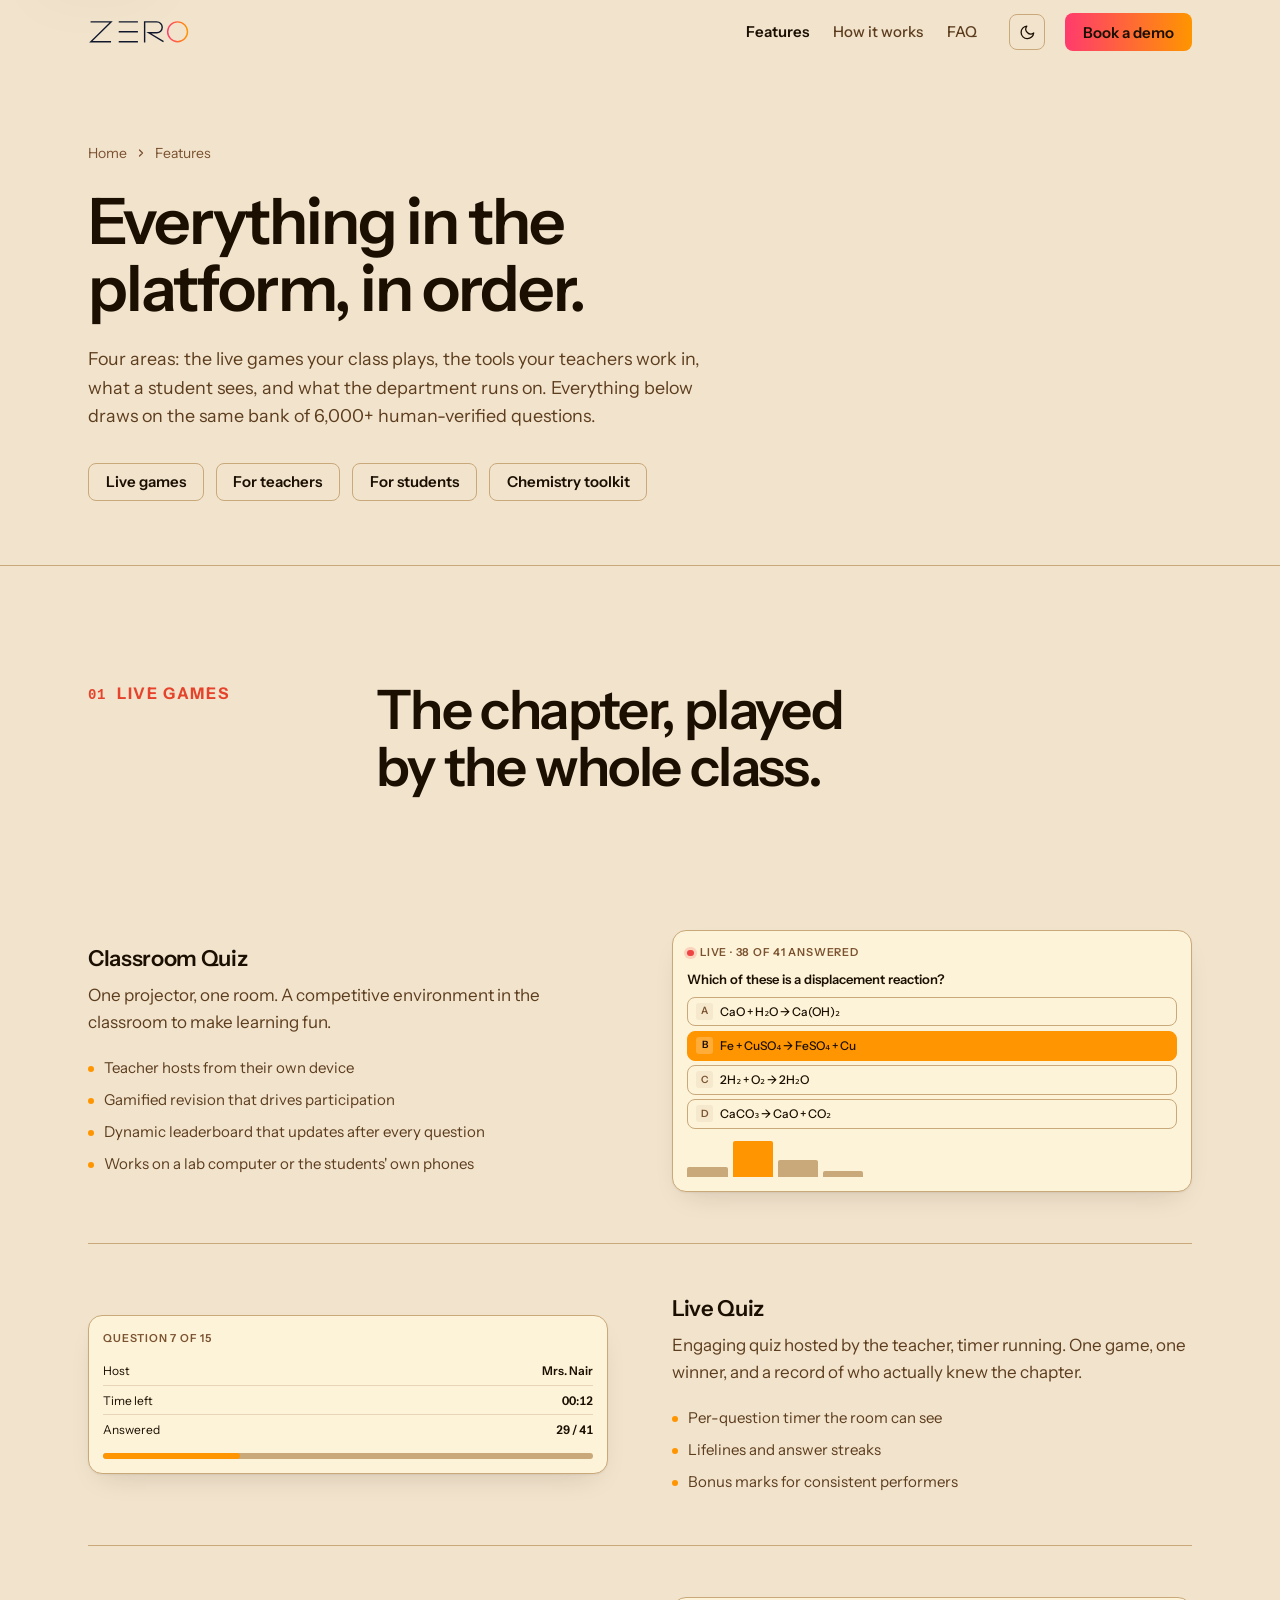
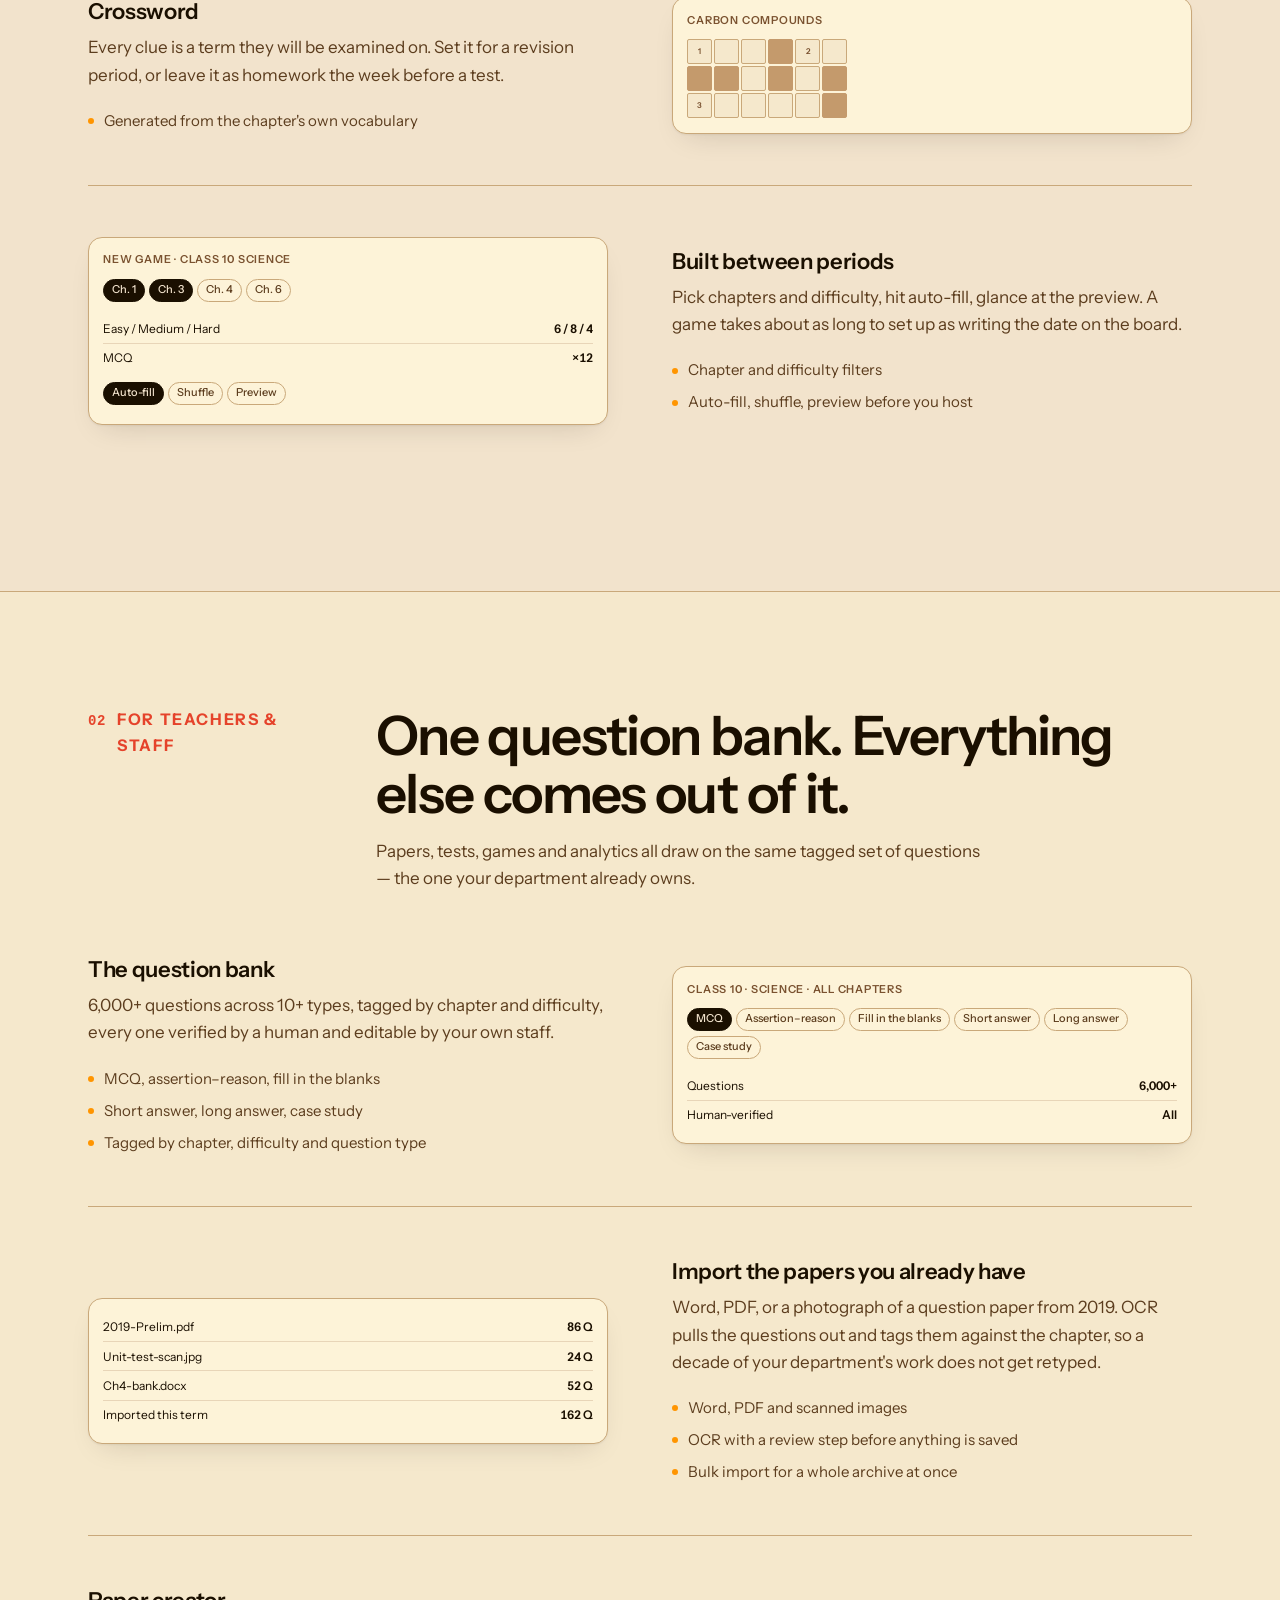
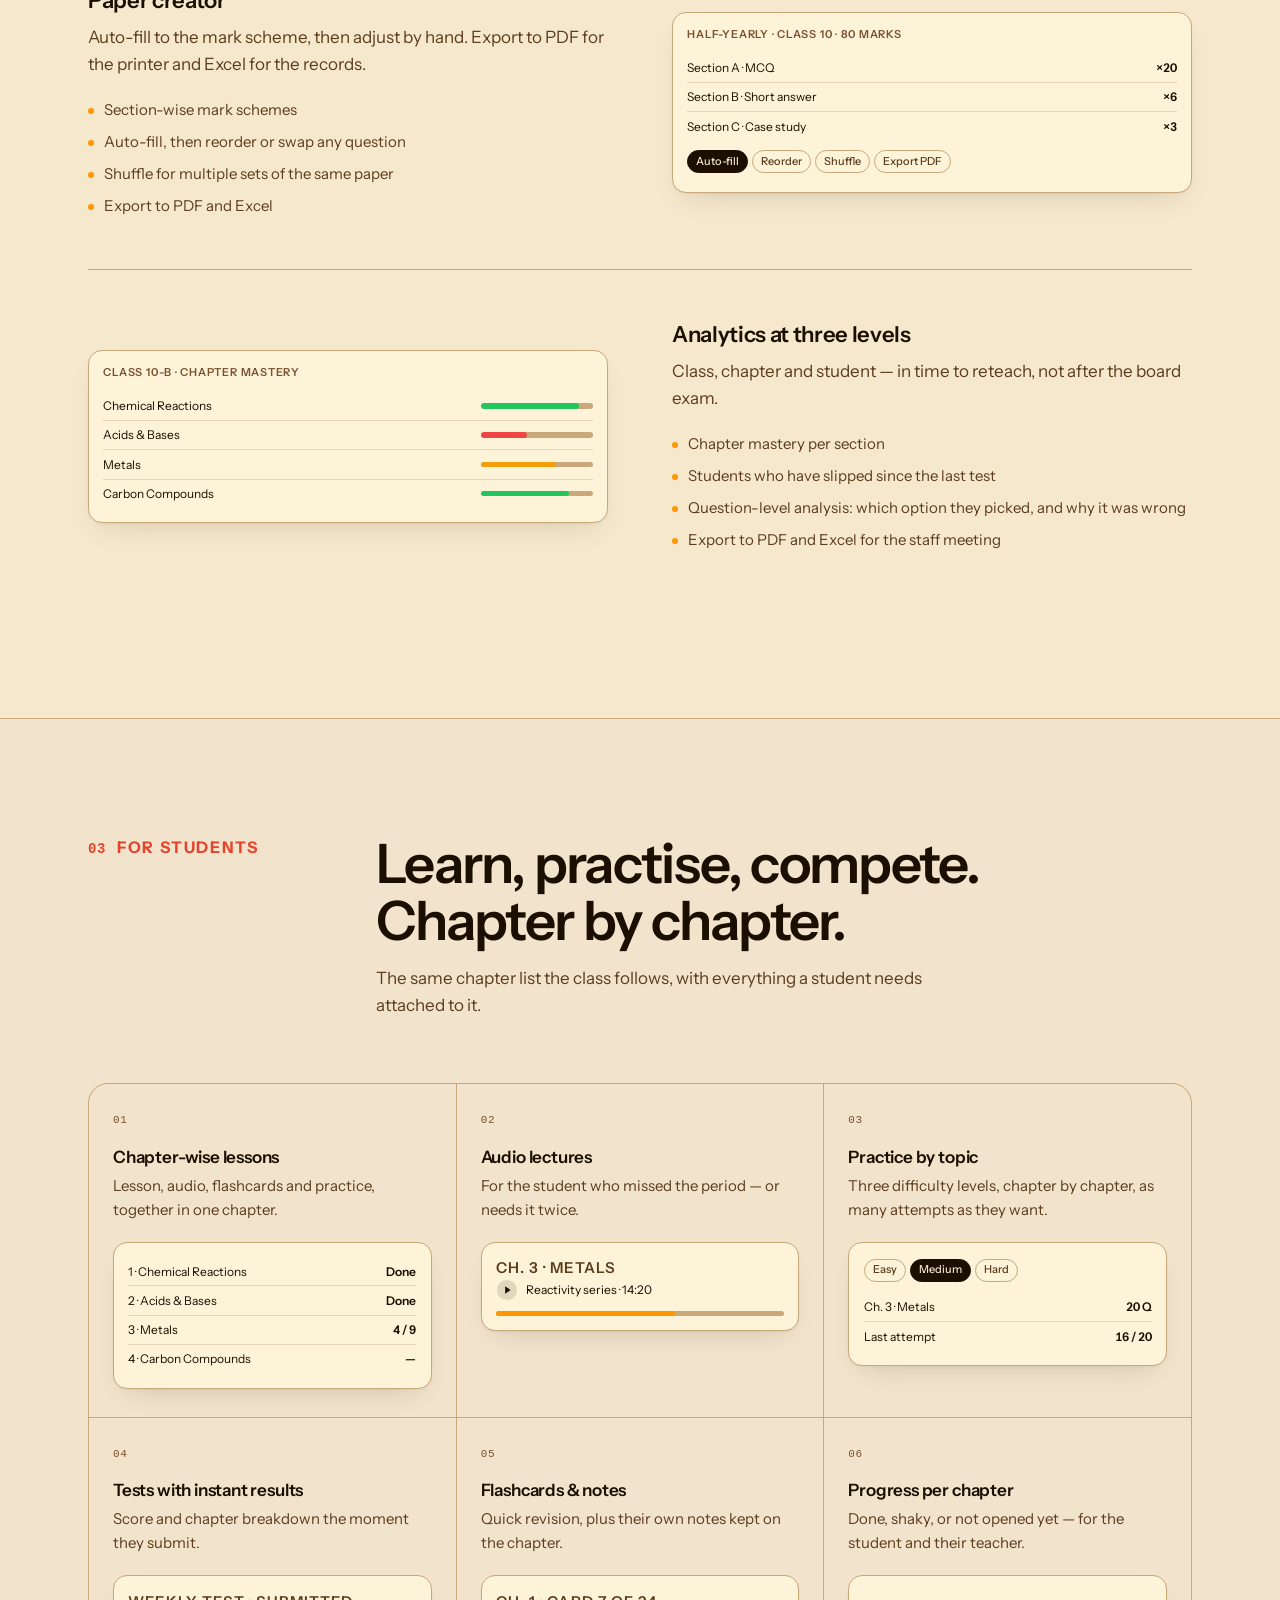
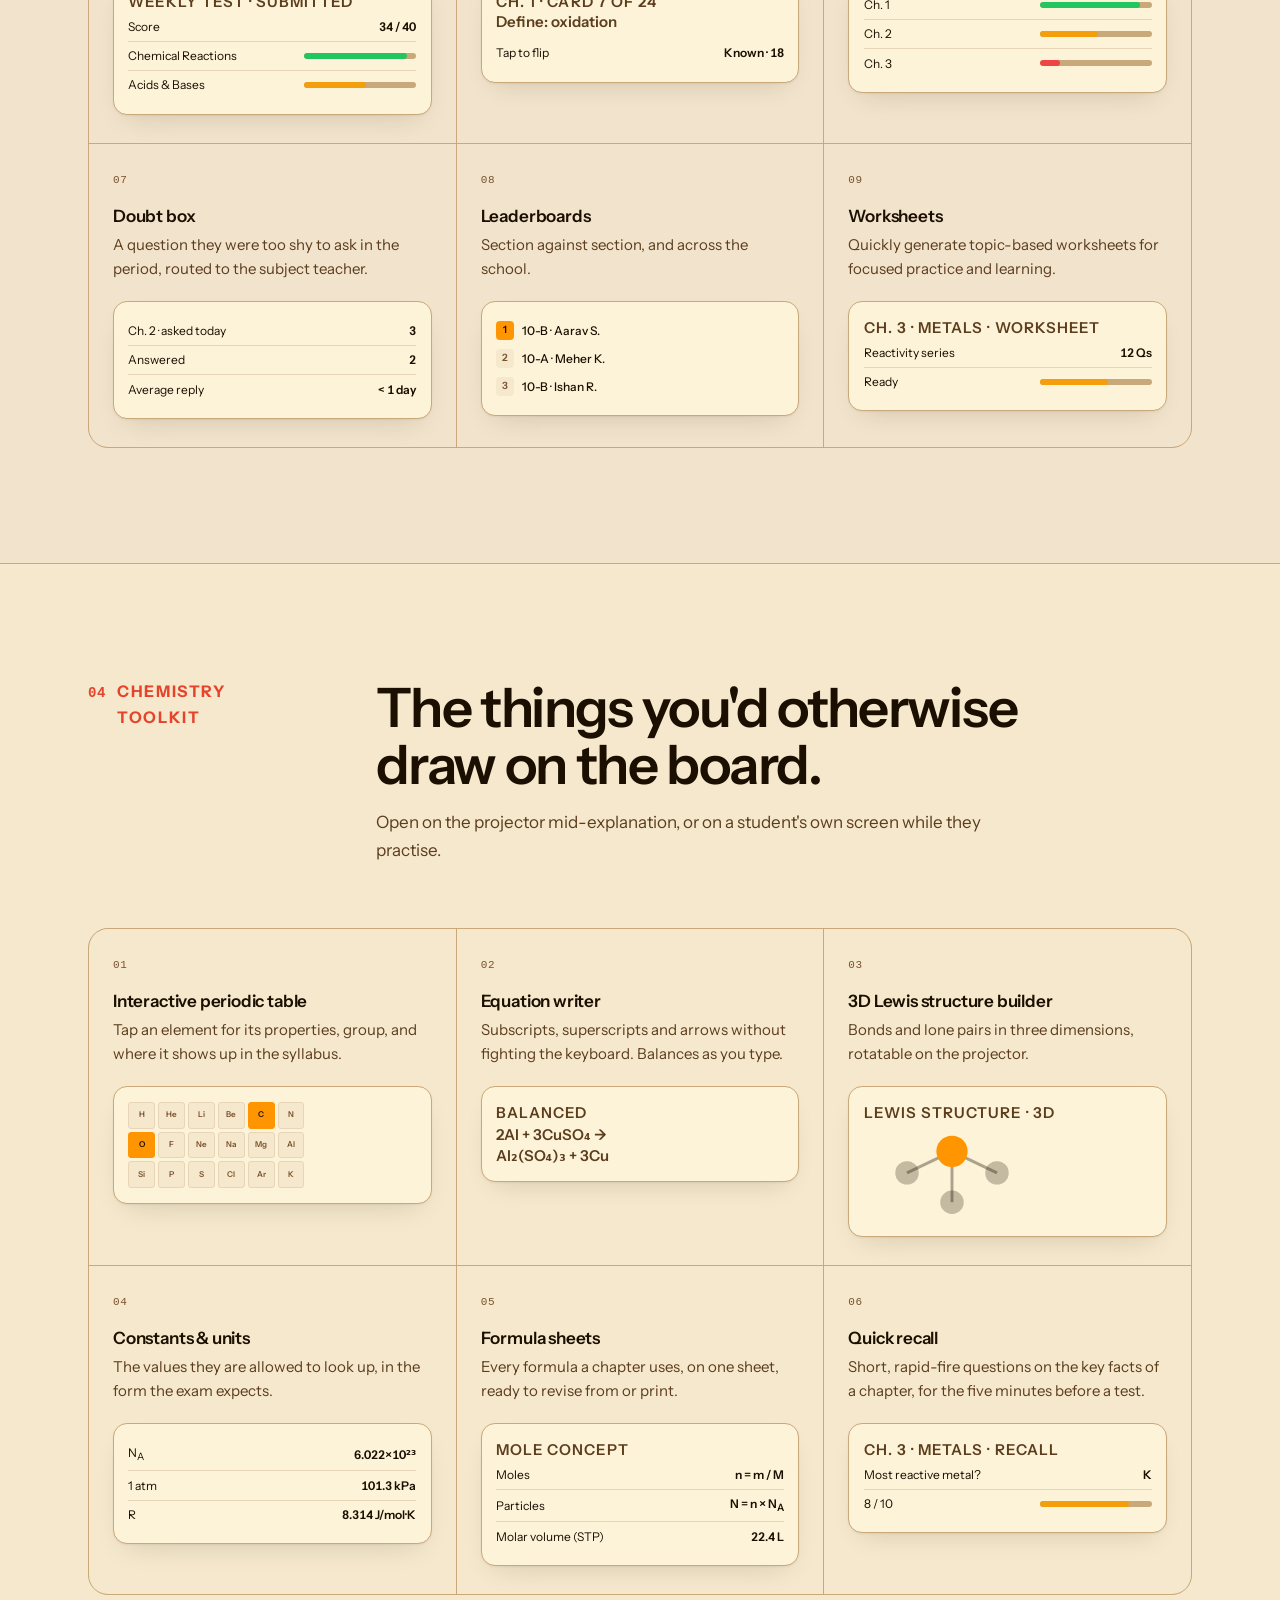
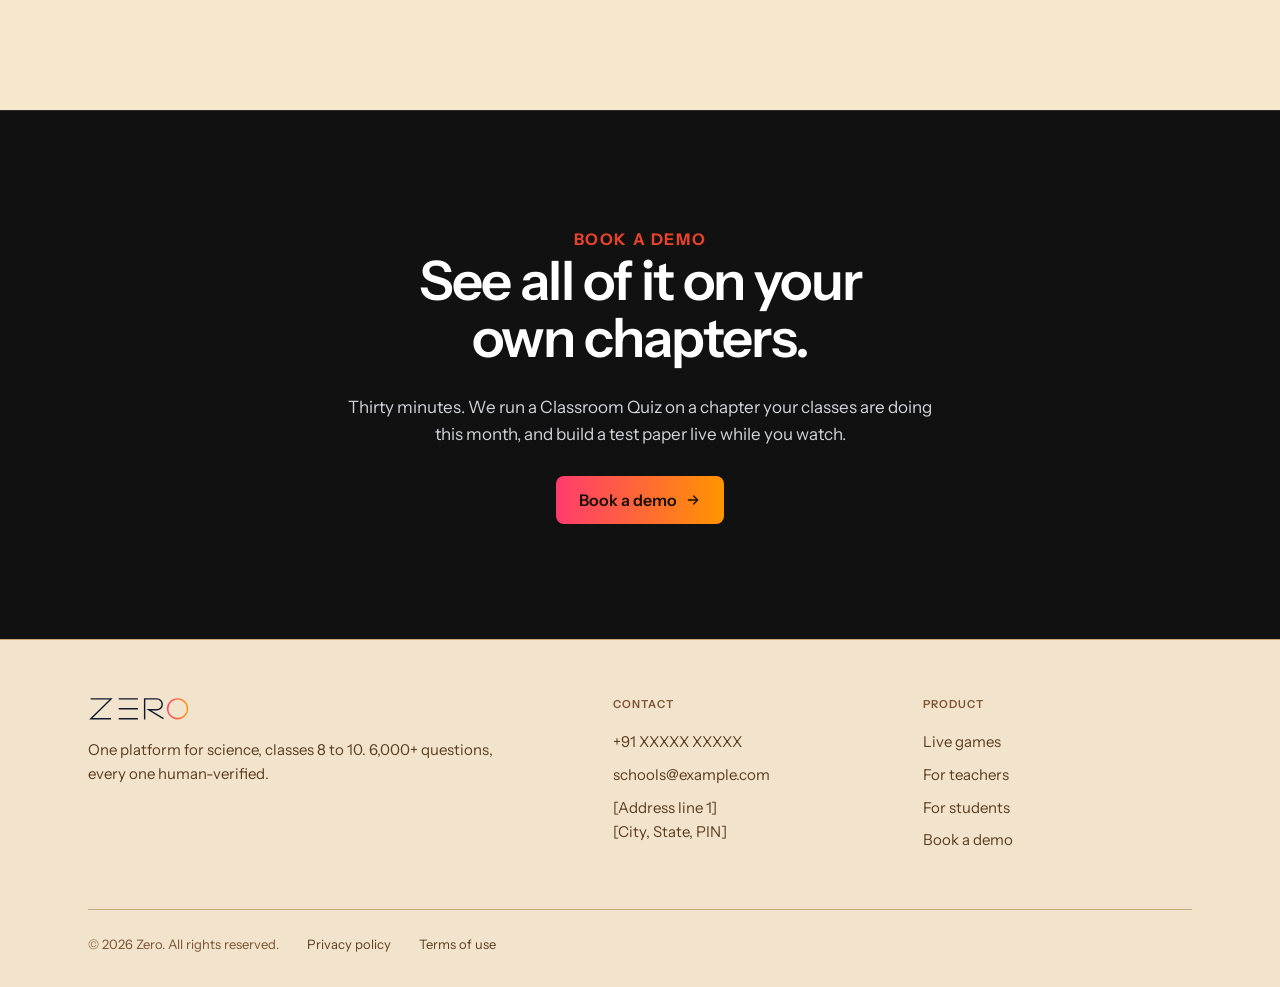
<file: features.html>
<!doctype html>
<html lang="en-IN">
<head>
<meta charset="utf-8">
<meta name="viewport" content="width=device-width, initial-scale=1, viewport-fit=cover">

<!-- TODO: brand name, logo and domain are placeholders ("Zero"). Swap before launch. -->
<title>Features — Zero</title>
<meta name="description" content="Every feature in Zero: live classroom games, the teacher question bank and paper creator, OCR import of your old papers, practice and tests for students, analytics at three levels, and the chemistry toolkit.">
<link rel="canonical" href="https://example.com/features.html">

<meta property="og:type" content="website">
<meta property="og:site_name" content="Zero">
<meta property="og:title" content="Features — Zero">
<meta property="og:description" content="Live classroom games, the question bank and paper creator, OCR import, practice and tests, analytics at three levels, and the chemistry toolkit.">
<meta property="og:url" content="https://example.com/features.html">
<meta property="og:image" content="https://example.com/og.png">
<meta name="twitter:card" content="summary_large_image">
<meta name="theme-color" content="#F2E3CC" media="(prefers-color-scheme: light)">
<meta name="theme-color" content="#0D0D0D" media="(prefers-color-scheme: dark)">

<link rel="icon" href="data:image/svg+xml,%3Csvg xmlns=%27http://www.w3.org/2000/svg%27 viewBox=%270 0 40 40%27%3E%3Crect width=%2740%27 height=%2740%27 rx=%2710%27 fill=%27%23FF3B6D%27/%3E%3Cpath d=%27M16 9h8v7l5 10a3.4 3.4 0 0 1-3 5H14a3.4 3.4 0 0 1-3-5l5-10z%27 fill=%27%23fff%27/%3E%3Cpath d=%27M13.4 23h13.2l1.4 3H12z%27 fill=%27%23FF9500%27/%3E%3C/svg%3E">

<link rel="preconnect" href="https://fonts.googleapis.com">
<link rel="preconnect" href="https://fonts.gstatic.com" crossorigin>
<link rel="stylesheet" href="https://fonts.googleapis.com/css2?family=Instrument+Sans:ital,wght@0,400..700;1,400..700&display=swap">
<link rel="stylesheet" href="styles.css">

<script>
  // Runs before first paint, so the chosen theme never flashes.
  (function () {
    var d = document.documentElement;
    d.classList.add('js-ok');

    var stored = null;
    try { stored = localStorage.getItem('theme'); } catch (e) {}
    var mql = window.matchMedia('(prefers-color-scheme: dark)');
    d.dataset.theme = stored === 'light' || stored === 'dark'
      ? stored
      : (mql.matches ? 'dark' : 'light');

    mql.addEventListener('change', function (e) {
      var s = null;
      try { s = localStorage.getItem('theme'); } catch (err) {}
      if (s !== 'light' && s !== 'dark') d.dataset.theme = e.matches ? 'dark' : 'light';
    });
  })();
</script>
</head>
<body>

<a class="skip" href="#main">Skip to content</a>

<header class="site-head" id="top">
  <div class="wrap head-in">
    <a class="brand" href="./" aria-label="Zero, home">
      <svg class="wordmark" viewBox="12 16 160 40" fill="none" stroke-width="2.2" aria-hidden="true">
        <defs><linearGradient id="zg1" x1="0" x2="1"><stop offset="0" stop-color="#FF3B6D"/><stop offset="1" stop-color="#FF9500"/></linearGradient></defs>
        <path stroke="currentColor" d="M16 20.5h32L16.5 51.5H48M60 20.5h30M60 36h30M60 51.5h30M100.5 19.4v33.2M100.5 20.5h19a8.5 8.5 0 0 1 0 17h-12.5l23 14"/>
        <circle cx="152" cy="36" r="15.5" stroke="url(#zg1)"/>
      </svg>
    </a>

    <nav class="nav" aria-label="Main">
      <ul>
        <li><a class="on" href="features.html" aria-current="page">Features</a></li>
        <li><a href="./#how">How it works</a></li>
        <!-- <li><a href="./#pricing">Pricing</a></li> -->
        <li><a href="./#faq">FAQ</a></li>
      </ul>
    </nav>

    <button class="icon-btn" type="button" id="theme-toggle" aria-label="Switch to dark theme" title="Switch to dark theme">
      <svg class="i-moon" viewBox="0 0 24 24" fill="none" stroke="currentColor" stroke-width="1.8" stroke-linecap="round" stroke-linejoin="round" aria-hidden="true">
        <path d="M21 12.8A9 9 0 1 1 11.2 3a7 7 0 0 0 9.8 9.8z"/>
      </svg>
      <svg class="i-sun" viewBox="0 0 24 24" fill="none" stroke="currentColor" stroke-width="1.8" stroke-linecap="round" aria-hidden="true">
        <circle cx="12" cy="12" r="4.2"/>
        <path d="M12 2v2.5M12 19.5V22M2 12h2.5M19.5 12H22M4.9 4.9l1.8 1.8M17.3 17.3l1.8 1.8M19.1 4.9l-1.8 1.8M6.7 17.3l-1.8 1.8"/>
      </svg>
    </button>

    <div class="head-act"><a class="btn btn-primary btn-sm" href="./#demo">Book a demo</a></div>

    <details class="menu">
      <summary aria-label="Open menu">
        <svg width="16" height="16" viewBox="0 0 24 24" fill="none" stroke="currentColor" stroke-width="2" stroke-linecap="round" aria-hidden="true"><path d="M4 7h16M4 12h16M4 17h16"/></svg>
        Menu
      </summary>
      <div class="menu-panel">
        <a class="on" href="features.html">Features</a>
        <a href="./#how">How it works</a>
        <!-- <a href="./#pricing">Pricing</a> -->
        <a href="./#faq">FAQ</a>
        <a class="btn btn-primary btn-block" href="./#demo">Book a demo</a>
      </div>
    </details>
  </div>
</header>

<main id="main">

  <!-- ========================== PAGE HEAD ========================== -->
  <section class="page-head">
    <div class="wrap">
      <p class="crumb reveal">
        <a href="./">Home</a>
        <svg width="12" height="12" viewBox="0 0 24 24" fill="none" stroke="currentColor" stroke-width="2.5" stroke-linecap="round" stroke-linejoin="round" aria-hidden="true"><path d="m9 6 6 6-6 6"/></svg>
        Features
      </p>
      <h1 class="reveal">Everything in the platform, in order.</h1>
      <p class="lede reveal">Four areas: the live games your class plays, the tools your teachers work in, what a student sees, and what the department runs on. Everything below draws on the same bank of 6,000+ human-verified questions.</p>
      <nav class="hero-cta reveal" aria-label="On this page" style="margin-top:2rem">
        <a class="btn btn-line btn-sm" href="#games">Live games</a>
        <a class="btn btn-line btn-sm" href="#teachers">For teachers</a>
        <a class="btn btn-line btn-sm" href="#students">For students</a>
        <a class="btn btn-line btn-sm" href="#toolkit">Chemistry toolkit</a>
        <a class="btn btn-line btn-sm" href="#admin" hidden>Running the department</a>
      </nav>
    </div>
  </section>

  <!-- ===================== 01 — LIVE GAMES ===================== -->
  <section class="sec" id="games" aria-labelledby="games-h">
    <div class="wrap">
      <div class="sec-head">
        <p class="label reveal"><span class="num">01</span> Live games</p>
        <div>
          <h2 id="games-h" class="reveal">The chapter, played by the whole class.</h2>
          <p class="lede reveal">Every game is built from your own question bank, so a game period is still syllabus time.</p>
        </div>
      </div>

      <div class="rows">
        <div class="row">
          <div class="row-text reveal">
            <h3>Classroom Quiz</h3>
            <p>One projector, one room. A competitive environment in the classroom to make learning fun.</p>
            <ul class="row-list">
              <li>Teacher hosts from their own device</li>
              <li>Gamified revision that drives participation</li>
              <li>Dynamic leaderboard that updates after every question</li>
              <li>Works on a lab computer or the students' own phones</li>
            </ul>
          </div>
          <div class="row-art reveal">
            <div class="ui">
              <p class="ui-head"><span class="dot"></span> Live · 38 of 41 answered</p>
              <p class="ui-q">Which of these is a displacement reaction?</p>
              <div class="ui-opt"><b>A</b> CaO + H₂O → Ca(OH)₂</div>
              <div class="ui-opt on"><b>B</b> Fe + CuSO₄ → FeSO₄ + Cu</div>
              <div class="ui-opt"><b>C</b> 2H₂ + O₂ → 2H₂O</div>
              <div class="ui-opt"><b>D</b> CaCO₃ → CaO + CO₂</div>
              <div class="ui-bars" style="margin-top:.6rem"><i class="grow" style="height:26%"></i><i class="pick grow" style="height:94%"></i><i class="grow" style="height:44%"></i><i class="grow" style="height:16%"></i></div>
            </div>
          </div>
        </div>

        <div class="row row-flip">
          <div class="row-text reveal">
            <h3>Live Quiz</h3>
            <p>Engaging quiz hosted by the teacher, timer running. One game, one winner, and a record of who actually knew the chapter.</p>
            <ul class="row-list">
              <li>Per-question timer the room can see</li>
              <li>Lifelines and answer streaks</li>
              <li>Bonus marks for consistent performers</li>
            </ul>
          </div>
          <div class="row-art reveal">
            <div class="ui">
              <p class="ui-head">Question 7 of 15</p>
              <div class="ui-row"><span>Host</span><b>Mrs. Nair</b></div>
              <div class="ui-row"><span>Time left</span><b>00:12</b></div>
              <div class="ui-row"><span>Answered</span><b>29 / 41</b></div>
              <div class="ui-meter" style="max-width:none;margin-top:.6rem"><i class="grow" style="width:28%"></i></div>
            </div>
          </div>
        </div>

        <div class="row">
          <div class="row-text reveal">
            <h3>Crossword</h3>
            <p>Every clue is a term they will be examined on. Set it for a revision period, or leave it as homework the week before a test.</p>
            <ul class="row-list">
              <li>Generated from the chapter's own vocabulary</li>            </ul>
          </div>
          <div class="row-art reveal">
            <div class="ui">
              <p class="ui-head">Carbon Compounds</p>
              <div class="ui-cross">
                <span class="lit">1</span><span class="lit"></span><span class="lit"></span><span class="off"></span><span class="lit">2</span><span class="lit"></span>
                <span class="off"></span><span class="off"></span><span class="lit"></span><span class="off"></span><span class="lit"></span><span class="off"></span>
                <span class="lit">3</span><span class="lit"></span><span class="lit"></span><span class="lit"></span><span class="lit"></span><span class="off"></span>
              </div>
            </div>
          </div>
        </div>

        <div class="row row-flip">
          <div class="row-text reveal">
            <h3>Built between periods</h3>
            <p>Pick chapters and difficulty, hit auto-fill, glance at the preview. A game takes about as long to set up as writing the date on the board.</p>
            <ul class="row-list">
              <li>Chapter and difficulty filters</li>
              <li>Auto-fill, shuffle, preview before you host</li>            </ul>
          </div>
          <div class="row-art reveal">
            <div class="ui">
              <p class="ui-head">New game · Class 10 Science</p>
              <p style="margin:0 0 .5rem"><span class="ui-chip on">Ch. 1</span><span class="ui-chip on">Ch. 3</span><span class="ui-chip">Ch. 4</span><span class="ui-chip">Ch. 6</span></p>
              <div class="ui-row"><span>Easy / Medium / Hard</span><b>6 / 8 / 4</b></div>
              <div class="ui-row"><span>MCQ</span><b>×12</b></div>
              <p style="margin:.6rem 0 0"><span class="ui-chip on">Auto-fill</span><span class="ui-chip">Shuffle</span><span class="ui-chip">Preview</span></p>
            </div>
          </div>
        </div>
      </div>
    </div>
  </section>

  <!-- ===================== 02 — FOR TEACHERS ===================== -->
  <section class="sec sec-alt" id="teachers" aria-labelledby="teach-h">
    <div class="wrap">
      <div class="sec-head">
        <p class="label reveal"><span class="num">02</span> For teachers &amp; staff</p>
        <div>
          <h2 id="teach-h" class="reveal">One question bank. Everything else comes out of it.</h2>
          <p class="lede reveal">Papers, tests, games and analytics all draw on the same tagged set of questions — the one your department already owns.</p>
        </div>
      </div>

      <div class="rows">
        <div class="row">
          <div class="row-text reveal">
            <h3>The question bank</h3>
            <p>6,000+ questions across 10+ types, tagged by chapter and difficulty, every one verified by a human and editable by your own staff.</p>
            <ul class="row-list">
              <li>MCQ, assertion–reason, fill in the blanks</li>
              <li>Short answer, long answer, case study</li>
              <li>Tagged by chapter, difficulty and question type</li>            </ul>
          </div>
          <div class="row-art reveal">
            <div class="ui">
              <p class="ui-head">Class 10 · Science · all chapters</p>
              <p style="margin:0 0 .5rem"><span class="ui-chip on">MCQ</span><span class="ui-chip">Assertion–reason</span><span class="ui-chip">Fill in the blanks</span><span class="ui-chip">Short answer</span><span class="ui-chip">Long answer</span><span class="ui-chip">Case study</span></p>
              <div class="ui-row"><span>Questions</span><b>6,000+</b></div>
              <div class="ui-row"><span>Human-verified</span><b>All</b></div>
            </div>
          </div>
        </div>

        <div class="row row-flip">
          <div class="row-text reveal">
            <h3>Import the papers you already have</h3>
            <p>Word, PDF, or a photograph of a question paper from 2019. OCR pulls the questions out and tags them against the chapter, so a decade of your department's work does not get retyped.</p>
            <ul class="row-list">
              <li>Word, PDF and scanned images</li>
              <li>OCR with a review step before anything is saved</li>
              <li>Bulk import for a whole archive at once</li>
            </ul>
          </div>
          <div class="row-art reveal">
            <div class="ui">
              <div class="ui-row"><span>2019-Prelim.pdf</span><b>86 Q</b></div>
              <div class="ui-row"><span>Unit-test-scan.jpg</span><b>24 Q</b></div>
              <div class="ui-row"><span>Ch4-bank.docx</span><b>52 Q</b></div>
              <div class="ui-row"><span>Imported this term</span><b>162 Q</b></div>
            </div>
          </div>
        </div>

        <div class="row">
          <div class="row-text reveal">
            <h3>Paper creator</h3>
            <p>Auto-fill to the mark scheme, then adjust by hand. Export to PDF for the printer and Excel for the records.</p>
            <ul class="row-list">
              <li>Section-wise mark schemes</li>
              <li>Auto-fill, then reorder or swap any question</li>
              <li>Shuffle for multiple sets of the same paper</li>
              <li>Export to PDF and Excel</li>
            </ul>
          </div>
          <div class="row-art reveal">
            <div class="ui">
              <p class="ui-head">Half-yearly · Class 10 · 80 marks</p>
              <div class="ui-row"><span>Section A · MCQ</span><b>×20</b></div>
              <div class="ui-row"><span>Section B · Short answer</span><b>×6</b></div>
              <div class="ui-row"><span>Section C · Case study</span><b>×3</b></div>
              <p style="margin:.6rem 0 0"><span class="ui-chip on">Auto-fill</span><span class="ui-chip">Reorder</span><span class="ui-chip">Shuffle</span><span class="ui-chip">Export PDF</span></p>
            </div>
          </div>
        </div>

        <div class="row row-flip">
          <div class="row-text reveal">
            <h3>Analytics at three levels</h3>
            <p>Class, chapter and student — in time to reteach, not after the board exam.</p>
            <ul class="row-list">
              <li>Chapter mastery per section</li>
              <li>Students who have slipped since the last test</li>
              <li>Question-level analysis: which option they picked, and why it was wrong</li>
              <li>Export to PDF and Excel for the staff meeting</li>
            </ul>
          </div>
          <div class="row-art reveal">
            <div class="ui">
              <p class="ui-head">Class 10-B · chapter mastery</p>
              <div class="ui-row"><span>Chemical Reactions</span><span class="ui-meter"><i class="good grow" style="width:88%"></i></span></div>
              <div class="ui-row"><span>Acids &amp; Bases</span><span class="ui-meter"><i class="bad grow" style="width:41%"></i></span></div>
              <div class="ui-row"><span>Metals</span><span class="ui-meter"><i class="mid grow" style="width:67%"></i></span></div>
              <div class="ui-row"><span>Carbon Compounds</span><span class="ui-meter"><i class="good grow" style="width:79%"></i></span></div>
            </div>
          </div>
        </div>
      </div>
    </div>
  </section>

  <!-- ===================== 03 — FOR STUDENTS ===================== -->
  <section class="sec" id="students" aria-labelledby="learn-h">
    <div class="wrap">
      <div class="sec-head">
        <p class="label reveal"><span class="num">03</span> For students</p>
        <div>
          <h2 id="learn-h" class="reveal">Learn, practise, compete.<br>Chapter by chapter.</h2>
          <p class="lede reveal">The same chapter list the class follows, with everything a student needs attached to it.</p>
        </div>
      </div>

      <div class="cards reveal">
        <article class="card">
          <span class="n">01</span>
          <h3>Chapter-wise lessons</h3>
          <p>Lesson, audio, flashcards and practice, together in one chapter.</p>
          <div class="card-art">
            <div class="ui">
              <div class="ui-row"><span>1 · Chemical Reactions</span><b>Done</b></div>
              <div class="ui-row"><span>2 · Acids &amp; Bases</span><b>Done</b></div>
              <div class="ui-row"><span>3 · Metals</span><b>4 / 9</b></div>
              <div class="ui-row"><span>4 · Carbon Compounds</span><b>—</b></div>
            </div>
          </div>
        </article>

        <article class="card">
          <span class="n">02</span>
          <h3>Audio lectures</h3>
          <p>For the student who missed the period — or needs it twice.</p>
          <div class="card-art">
            <div class="ui">
              <p class="ui-head">Ch. 3 · Metals</p>
              <div style="display:flex;align-items:center;gap:.5rem">
                <svg width="22" height="22" viewBox="0 0 24 24" aria-hidden="true"><circle cx="12" cy="12" r="11" fill="currentColor" opacity=".12"/><path d="M10 8l6 4-6 4z" fill="currentColor"/></svg>
                <span>Reactivity series · 14:20</span>
              </div>
              <div class="ui-meter" style="max-width:none;margin-top:.6rem"><i class="grow" style="width:62%"></i></div>
            </div>
          </div>
        </article>

        <article class="card">
          <span class="n">03</span>
          <h3>Practice by topic</h3>
          <p>Three difficulty levels, chapter by chapter, as many attempts as they want.</p>
          <div class="card-art">
            <div class="ui">
              <p style="margin:0 0 .4rem"><span class="ui-chip">Easy</span><span class="ui-chip on">Medium</span><span class="ui-chip">Hard</span></p>
              <div class="ui-row"><span>Ch. 3 · Metals</span><b>20 Q</b></div>
              <div class="ui-row"><span>Last attempt</span><b>16 / 20</b></div>
            </div>
          </div>
        </article>

        <article class="card">
          <span class="n">04</span>
          <h3>Tests with instant results</h3>
          <p>Score and chapter breakdown the moment they submit.</p>
          <div class="card-art">
            <div class="ui">
              <p class="ui-head">Weekly test · submitted</p>
              <div class="ui-row"><span>Score</span><b>34 / 40</b></div>
              <div class="ui-row"><span>Chemical Reactions</span><span class="ui-meter"><i class="good grow" style="width:92%"></i></span></div>
              <div class="ui-row"><span>Acids &amp; Bases</span><span class="ui-meter"><i class="mid grow" style="width:55%"></i></span></div>
            </div>
          </div>
        </article>

        <article class="card">
          <span class="n">05</span>
          <h3>Flashcards &amp; notes</h3>
          <p>Quick revision, plus their own notes kept on the chapter.</p>
          <div class="card-art">
            <div class="ui">
              <p class="ui-head">Ch. 1 · card 7 of 24</p>
              <p class="ui-q" style="margin:0 0 .4rem">Define: oxidation</p>
              <div class="ui-row"><span>Tap to flip</span><b>Known · 18</b></div>
            </div>
          </div>
        </article>

        <article class="card">
          <span class="n">06</span>
          <h3>Progress per chapter</h3>
          <p>Done, shaky, or not opened yet — for the student and their teacher.</p>
          <div class="card-art">
            <div class="ui">
              <div class="ui-row"><span>Ch. 1</span><span class="ui-meter"><i class="good grow" style="width:90%"></i></span></div>
              <div class="ui-row"><span>Ch. 2</span><span class="ui-meter"><i class="mid grow" style="width:52%"></i></span></div>
              <div class="ui-row"><span>Ch. 3</span><span class="ui-meter"><i class="bad grow" style="width:18%"></i></span></div>
            </div>
          </div>
        </article>

        <article class="card">
          <span class="n">07</span>
          <h3>Doubt box</h3>
          <p>A question they were too shy to ask in the period, routed to the subject teacher.</p>
          <div class="card-art">
            <div class="ui">
              <div class="ui-row"><span>Ch. 2 · asked today</span><b>3</b></div>
              <div class="ui-row"><span>Answered</span><b>2</b></div>
              <div class="ui-row"><span>Average reply</span><b>&lt; 1 day</b></div>
            </div>
          </div>
        </article>

        <article class="card">
          <span class="n">08</span>
          <h3>Leaderboards</h3>
          <p>Section against section, and across the school.</p>
          <div class="card-art">
            <div class="ui">
              <div class="ui-rank top"><b>1</b> 10-B · Aarav S.</div>
              <div class="ui-rank"><b>2</b> 10-A · Meher K.</div>
              <div class="ui-rank"><b>3</b> 10-B · Ishan R.</div>
            </div>
          </div>
        </article>

        <article class="card">
          <span class="n">09</span>
          <h3>Worksheets</h3>
          <p>Quickly generate topic-based worksheets for focused practice and learning.</p>
          <div class="card-art">
            <div class="ui">
              <p class="ui-head">Ch. 3 · Metals · worksheet</p>
              <div class="ui-row"><span>Reactivity series</span><b>12 Qs</b></div>
              <div class="ui-row"><span>Ready</span><span class="ui-meter"><i class="mid grow" style="width:61%"></i></span></div>
            </div>
          </div>
        </article>
      </div>
    </div>
  </section>

  <!-- ===================== 04 — CHEMISTRY TOOLKIT ===================== -->
  <section class="sec sec-alt" id="toolkit" aria-labelledby="tool-h">
    <div class="wrap">
      <div class="sec-head">
        <p class="label reveal"><span class="num">04</span> Chemistry toolkit</p>
        <div>
          <h2 id="tool-h" class="reveal">The things you'd otherwise draw on the board.</h2>
          <p class="lede reveal">Open on the projector mid-explanation, or on a student's own screen while they practise.</p>
        </div>
      </div>

      <div class="cards reveal">
        <article class="card">
          <span class="n">01</span>
          <h3>Interactive periodic table</h3>
          <p>Tap an element for its properties, group, and where it shows up in the syllabus.</p>
          <div class="card-art">
            <div class="ui">
              <div class="ui-pt">
                <span>H</span><span>He</span><span>Li</span><span>Be</span><span class="hot">C</span><span>N</span>
                <span class="hot">O</span><span>F</span><span>Ne</span><span>Na</span><span>Mg</span><span>Al</span>
                <span>Si</span><span>P</span><span>S</span><span>Cl</span><span>Ar</span><span>K</span>
              </div>
            </div>
          </div>
        </article>

        <article class="card">
          <span class="n">02</span>
          <h3>Equation writer</h3>
          <p>Subscripts, superscripts and arrows without fighting the keyboard. Balances as you type.</p>
          <div class="card-art">
            <div class="ui">
              <p class="ui-head">Balanced</p>
              <p style="margin:0;font-weight:600;font-size:.9375rem">2Al + 3CuSO₄ →<br>Al₂(SO₄)₃ + 3Cu</p>
            </div>
          </div>
        </article>

        <article class="card">
          <span class="n">03</span>
          <h3>3D Lewis structure builder</h3>
          <p>Bonds and lone pairs in three dimensions, rotatable on the projector.</p>
          <div class="card-art">
            <div class="ui">
              <p class="ui-head">Lewis structure · 3D</p>
              <svg viewBox="0 0 90 50" style="width:100%;height:auto;max-width:11rem" aria-hidden="true">
                <line x1="22" y1="25" x2="45" y2="14" stroke="currentColor" stroke-width="1.5" opacity=".35"/>
                <line x1="45" y1="14" x2="68" y2="25" stroke="currentColor" stroke-width="1.5" opacity=".35"/>
                <line x1="45" y1="14" x2="45" y2="40" stroke="currentColor" stroke-width="1.5" opacity=".35"/>
                <circle cx="45" cy="14" r="8" fill="#FF9500"/>
                <circle cx="22" cy="25" r="6" fill="currentColor" opacity=".25"/>
                <circle cx="68" cy="25" r="6" fill="currentColor" opacity=".25"/>
                <circle cx="45" cy="40" r="6" fill="currentColor" opacity=".25"/>
              </svg>
            </div>
          </div>
        </article>

        <article class="card">
          <span class="n">04</span>
          <h3>Constants &amp; units</h3>
          <p>The values they are allowed to look up, in the form the exam expects.</p>
          <div class="card-art">
            <div class="ui">
              <div class="ui-row"><span>N<sub>A</sub></span><b>6.022×10²³</b></div>
              <div class="ui-row"><span>1 atm</span><b>101.3 kPa</b></div>
              <div class="ui-row"><span>R</span><b>8.314 J/mol·K</b></div>
            </div>
          </div>
        </article>

        <!-- TODO: copy for 05/06 written from the feature names; replace with the app's toolkit text -->
        <article class="card">
          <span class="n">05</span>
          <h3>Formula sheets</h3>
          <p>Every formula a chapter uses, on one sheet, ready to revise from or print.</p>
          <div class="card-art">
            <div class="ui">
              <p class="ui-head">Mole concept</p>
              <div class="ui-row"><span>Moles</span><b>n = m / M</b></div>
              <div class="ui-row"><span>Particles</span><b>N = n × N<sub>A</sub></b></div>
              <div class="ui-row"><span>Molar volume (STP)</span><b>22.4 L</b></div>
            </div>
          </div>
        </article>

        <article class="card">
          <span class="n">06</span>
          <h3>Quick recall</h3>
          <p>Short, rapid-fire questions on the key facts of a chapter, for the five minutes before a test.</p>
          <div class="card-art">
            <div class="ui">
              <p class="ui-head">Ch. 3 · Metals · recall</p>
              <div class="ui-row"><span>Most reactive metal?</span><b>K</b></div>
              <div class="ui-row"><span>8 / 10</span><span class="ui-meter"><i class="mid grow" style="width:80%"></i></span></div>
            </div>
          </div>
        </article>
      </div>
    </div>
  </section>

  <!-- ===================== 05 — RUNNING THE DEPARTMENT ===================== -->
  <!-- hidden for now: remove the hidden attributes on this section and its two links to bring it back -->
  <section class="sec" id="admin" aria-labelledby="admin-h" hidden>
    <div class="wrap">
      <div class="sec-head">
        <p class="label reveal"><span class="num">05</span> Running the department</p>
        <div>
          <h2 id="admin-h" class="reveal">The parts the office deals with.</h2>
          <p class="lede reveal">Accounts, permissions, exports and the paperwork a principal is asked for.</p>
        </div>
      </div>

      <div class="cards reveal">
        <article class="card">
          <span class="n">01</span>
          <h3>People management</h3>
          <p>Classes, sections, subjects and staff. Bulk add students or approve their sign-ups.</p>
          <div class="card-art">
            <div class="ui">
              <div class="ui-row"><span>Students</span><b>1,240</b></div>
              <div class="ui-row"><span>Staff accounts</span><b>38</b></div>
              <div class="ui-row"><span>Pending approvals</span><b>6</b></div>
            </div>
          </div>
        </article>

        <article class="card">
          <span class="n">02</span>
          <h3>Roles &amp; permissions</h3>
          <p>A teacher sees their own sections. An HOD sees the subject. The principal sees the school.</p>
          <div class="card-art">
            <div class="ui">
              <p style="margin:0"><span class="ui-chip on">Principal</span><span class="ui-chip">HOD</span><span class="ui-chip">Teacher</span><span class="ui-chip">Admin / IT</span></p>
            </div>
          </div>
        </article>

        <article class="card">
          <span class="n">03</span>
          <h3>Exports, any time</h3>
          <p>Question banks, papers and results to PDF and Excel — including on the way out.</p>
          <div class="card-art">
            <div class="ui">
              <div class="ui-row"><span>Question bank</span><b>Excel</b></div>
              <div class="ui-row"><span>Papers</span><b>PDF</b></div>
              <div class="ui-row"><span>Results</span><b>PDF · Excel</b></div>
            </div>
          </div>
        </article>

        <article class="card">
          <span class="n">04</span>
          <h3>Multi-branch</h3>
          <p>Several campuses under one trust, compared side by side, with a shared question bank if you want one.</p>
          <div class="card-art">
            <div class="ui">
              <div class="ui-row"><span>Campus A</span><span class="ui-meter"><i class="good grow" style="width:81%"></i></span></div>
              <div class="ui-row"><span>Campus B</span><span class="ui-meter"><i class="mid grow" style="width:64%"></i></span></div>
            </div>
          </div>
        </article>

        <article class="card">
          <span class="n">05</span>
          <h3>Staff training</h3>
          <p>We train your teachers on site, per campus, and again when new staff join.</p>
          <div class="card-art">
            <div class="ui">
              <div class="ui-row"><span>Onboarding session</span><b>On site</b></div>
              <div class="ui-row"><span>Refresher</span><b>Each term</b></div>
            </div>
          </div>
        </article>

        <article class="card">
          <span class="n">06</span>
          <h3>Works on what you have</h3>
          <p>A browser, a projector, and the devices already in the building. Nothing to install.</p>
          <div class="card-art">
            <div class="ui">
              <div class="ui-row"><span>Install required</span><b>None</b></div>
              <div class="ui-row"><span>Teacher device</span><b>Any browser</b></div>
              <div class="ui-row"><span>Students</span><b>Lab PC or phone</b></div>
            </div>
          </div>
        </article>
      </div>
    </div>
  </section>

  <!-- ========================= CLOSING CTA ========================= -->
  <section class="sec invert" aria-labelledby="end-h">
    <div class="wrap endcap">
      <p class="label reveal" style="justify-content:center">Book a demo</p>
      <h2 id="end-h" class="reveal">See all of it on your own chapters.</h2>
      <p class="lede reveal" style="color:var(--inv-ink-2)">Thirty minutes. We run a Classroom Quiz on a chapter your classes are doing this month, and build a test paper live while you watch.</p>
      <div class="hero-cta reveal">
        <a class="btn btn-primary" href="./#demo">
          Book a demo
          <svg class="arrow" width="16" height="16" viewBox="0 0 24 24" fill="none" stroke="currentColor" stroke-width="2" stroke-linecap="round" stroke-linejoin="round" aria-hidden="true"><path d="M5 12h14M13 6l6 6-6 6"/></svg>
        </a>
        <!-- <a class="btn btn-line" href="./#pricing">See pricing</a> -->
      </div>
    </div>
  </section>

</main>

<footer class="site-foot">
  <div class="wrap">
    <div class="foot-grid">
      <div>
        <a class="brand" href="./" aria-label="Zero, home">
      <svg class="wordmark" viewBox="12 16 160 40" fill="none" stroke-width="2.2" aria-hidden="true">
        <defs><linearGradient id="zg2" x1="0" x2="1"><stop offset="0" stop-color="#FF3B6D"/><stop offset="1" stop-color="#FF9500"/></linearGradient></defs>
        <path stroke="currentColor" d="M16 20.5h32L16.5 51.5H48M60 20.5h30M60 36h30M60 51.5h30M100.5 19.4v33.2M100.5 20.5h19a8.5 8.5 0 0 1 0 17h-12.5l23 14"/>
        <circle cx="152" cy="36" r="15.5" stroke="url(#zg2)"/>
      </svg>
    </a>
        <p style="margin-top:1rem;max-width:26rem;font-size:.9375rem;color:var(--ink-2)">
          One platform for science, classes 8 to 10. 6,000+ questions, every one human-verified.
        </p>
      </div>

      <div>
        <h4>Contact</h4>
        <!-- TODO: replace all placeholder contact details -->
        <ul>
          <li>+91 XXXXX XXXXX</li>
          <li><a href="mailto:schools@example.com">schools@example.com</a></li>
          <li>[Address line 1]<br>[City, State, PIN]</li>
        </ul>
      </div>

      <div>
        <h4>Product</h4>
        <ul>
          <li><a href="#games">Live games</a></li>
          <li><a href="#teachers">For teachers</a></li>
          <li><a href="#students">For students</a></li>
          <li hidden><a href="#admin">Running the department</a></li>
          <!-- <li><a href="./#pricing">Pricing</a></li> -->
          <li><a href="./#demo">Book a demo</a></li>
        </ul>
      </div>
    </div>

    <div class="foot-base">
      <span>© <span id="year">2026</span> Zero. All rights reserved.</span>
      <a href="#">Privacy policy</a>
      <a href="#">Terms of use</a>
    </div>
  </div>
</footer>

<script src="app.js" defer></script>
</body>
</html>
</file>
<file: styles.css>
/* ========================================================================
   Zero — marketing site
   Direction: "field notebook". Sans display on warm paper,
   hairline rules instead of filled bands, one pink-to-orange brand gradient.
   Pink and orange fail contrast on parchment, so in light they are fills only.
   Motion follows the craft rules: custom curves, nothing over 300ms for UI,
   transform/opacity only, hover gated to real pointers.
   ===================================================================== */

:root {
  color-scheme: light;

  /* --- brand ----------------------------------------------------- */
  --brand: #FF9500;
  --brand-2: #FF9500;
  --brand-ink: #7A5230;          /* accent text: orange is too low-contrast on parchment */
  --brand-red: #9A4A00;          /* darker orange for text, ~5:1 on parchment */
  --accent: #FF9500;
  --btn-bg: linear-gradient(90deg, #FF3B6D, #FF9500);
  --btn-fg: #1A0F00;             /* on the gradient; white fails on both ends */

  /* --- surfaces -------------------------------------------------- */
  --paper: #F2E3CC;
  --paper-2: #F5E8CC;
  --surface: #FDF3D8;
  --surface-2: #F5E8CC;

  /* --- text ------------------------------------------------------ */
  --ink: #1A0F00;
  --ink-2: #5C3D1E;
  --ink-3: #7A5230;

  /* --- lines ----------------------------------------------------- */
  --line: #C9A87A;
  --line-2: #E8D5B8;

  /* --- semantic (inside the drawn product UI) -------------------- */
  --ok: #22C55E;
  --mid: #F59E0B;
  --bad: #EF4444;
  --cross-off: #C49A6C;   /* blocked crossword squares */

  /* --- screenshot panels: the dark product UI sits on these ------ */
  --t-a: #F4C95D;
  --t-b: #F7A9BA;
  --t-c: #9FC7EC;
  --t-d: #9ED6B0;
  --t-e: #C6B4F0;

  /* --- the inverted panel: same near-black in both themes -------- */
  --inv-bg: #111111;
  --inv-surface: #1A1A1A;
  --inv-ink: #FFFFFF;
  --inv-ink-2: #D1D5DB;
  --inv-line: #2A2A2A;
  --inv-brand: #FF9500;

  --shadow-s: 0 1px 2px rgba(26, 15, 0, .04), 0 2px 8px -4px rgba(26, 15, 0, .08);
  --shadow: 0 1px 2px rgba(26, 15, 0, .05), 0 12px 28px -14px rgba(26, 15, 0, .18);
  --shadow-l: 0 2px 6px rgba(26, 15, 0, .06), 0 32px 56px -24px rgba(26, 15, 0, .26);

  /* --- shape ----------------------------------------------------- */
  --r-s: .5rem;
  --r: .875rem;
  --r-l: 1.25rem;
  --wrap: 74rem;
  --gutter: clamp(1.25rem, 4vw, 2.5rem);

  /* --- type ------------------------------------------------------ */
  --display: "Instrument Sans", system-ui, -apple-system, "Segoe UI", Roboto, sans-serif;
  --text: "Instrument Sans", system-ui, -apple-system, "Segoe UI", Roboto, sans-serif;
  --mono: ui-monospace, "SF Mono", "Cascadia Mono", Menlo, monospace;

  /* --- motion ---------------------------------------------------- */
  --ease-out: cubic-bezier(.23, 1, .32, 1);
  --ease-in-out: cubic-bezier(.77, 0, .175, 1);
  --ease: cubic-bezier(.4, 0, .2, 1);
}

/* Dark tokens declared once, applied two ways:
   - no stored choice -> the media query decides (works with JS off)
   - explicit choice  -> data-theme on <html> wins, :not() disables the query */
@media (prefers-color-scheme: dark) {
  :root:not([data-theme="light"]) {
    color-scheme: dark;
    --brand-ink: #FF9500;
    --brand-red: #FF9500;
    --paper: #0D0D0D;
    --paper-2: #111111;
    --surface: #1A1A1A;
    --surface-2: #1E1E22;
    --ink: #FFFFFF;
    --ink-2: #D1D5DB;
    --ink-3: #9CA3AF;
    --line: #2A2A2A;
    --line-2: #1E1E22;
    --cross-off: #0D0D0D;
    --t-a: #3D3112; --t-b: #3D1A25; --t-c: #142B40; --t-d: #143323; --t-e: #2A1E42;
    --shadow-s: 0 1px 2px rgba(0, 0, 0, .5), 0 2px 8px -4px rgba(0, 0, 0, .6);
    --shadow: 0 1px 2px rgba(0, 0, 0, .5), 0 14px 30px -14px rgba(0, 0, 0, .8);
    --shadow-l: 0 2px 6px rgba(0, 0, 0, .6), 0 34px 60px -24px rgba(0, 0, 0, .9);
  }
}
:root[data-theme="dark"] {
  color-scheme: dark;
  --brand-ink: #FF9500;
  --brand-red: #FF9500;
  --paper: #0D0D0D;
  --paper-2: #111111;
  --surface: #1A1A1A;
  --surface-2: #1E1E22;
  --ink: #FFFFFF;
  --ink-2: #D1D5DB;
  --ink-3: #9CA3AF;
  --line: #2A2A2A;
  --line-2: #1E1E22;
  --cross-off: #0D0D0D;
  --t-a: #3D3112; --t-b: #3D1A25; --t-c: #142B40; --t-d: #143323; --t-e: #2A1E42;
  --shadow-s: 0 1px 2px rgba(0, 0, 0, .5), 0 2px 8px -4px rgba(0, 0, 0, .6);
  --shadow: 0 1px 2px rgba(0, 0, 0, .5), 0 14px 30px -14px rgba(0, 0, 0, .8);
  --shadow-l: 0 2px 6px rgba(0, 0, 0, .6), 0 34px 60px -24px rgba(0, 0, 0, .9);
}

/* ============================================================== base */
*, *::before, *::after { box-sizing: border-box; }

html {
  -webkit-text-size-adjust: 100%;
  scroll-behavior: smooth;
  overscroll-behavior-y: none;      /* no rubber-band flash of the wrong colour */
}

body {
  margin: 0;
  background: var(--paper);
  color: var(--ink);
  font-family: var(--text);
  font-size: 1.0625rem;
  line-height: 1.6;
  font-weight: 400;
  font-feature-settings: "ss01";
  -webkit-font-smoothing: antialiased;
  -webkit-tap-highlight-color: transparent;
  overflow-x: hidden;
}

h1, h2, h3, h4 { margin: 0 0 .5em; font-weight: 400; }

/* Display: serif, optical-size tight, generous. */
h1, h2, .display {
  font-family: var(--display);
  font-weight: 600;
  letter-spacing: -.03em;
  line-height: 1.05;
  text-wrap: balance;
}
h1 { font-size: clamp(2.5rem, 7.2vw, 5.25rem); margin-bottom: .35em; }
h2 { font-size: clamp(2.1rem, 4.6vw, 3.4rem); }
h3 {
  font-family: var(--text);
  font-size: 1.0625rem; font-weight: 600; letter-spacing: -.011em;
  line-height: 1.3; margin-bottom: .35em;
}
h4 { font-family: var(--text); font-size: .9375rem; font-weight: 600; }

p { margin: 0 0 1rem; }
ul, ol { margin: 0; padding: 0; list-style: none; }
a { color: inherit; }
svg { display: block; }
strong, b { font-weight: 600; }
::selection { background: var(--brand); color: var(--btn-fg); }

:focus-visible {
  outline: 2px solid var(--ink);
  outline-offset: 3px;
  border-radius: 4px;
}

.skip {
  position: fixed; left: 1rem; top: -5rem; z-index: 200;
  background: var(--surface); color: var(--ink); font-weight: 600;
  padding: .75rem 1.25rem; border-radius: var(--r-s); text-decoration: none;
  box-shadow: var(--shadow-l); border: 1px solid var(--line);
  transition: top .2s var(--ease-out);
}
.skip:focus { top: 1rem; }

.sr {
  position: absolute; width: 1px; height: 1px;
  overflow: hidden; clip-path: inset(50%); white-space: nowrap;
}

/* ========================================================== layout */
.wrap {
  width: 100%; max-width: var(--wrap);
  margin-inline: auto;
  padding-inline: var(--gutter);
}

/* Sections are separated by a hairline, never by a filled band. */
.sec { padding-block: clamp(4.5rem, 9vw, 8rem); position: relative; }
.sec + .sec { border-top: 1px solid var(--line); }
.sec-alt { background: var(--paper-2); }
[id] { scroll-margin-top: 5rem; }

/* Section header: label + number on the left, headline on the right.
   On narrow screens it stacks and the number sits inline with the label. */
.sec-head { display: grid; gap: 1.25rem 2rem; margin-bottom: clamp(2.5rem, 5vw, 4rem); }
@media (min-width: 60rem) {
  .sec-head { grid-template-columns: 14rem 1fr; gap: 0 4rem; }
}
.sec-head .lede { max-width: 38rem; color: var(--ink-2); font-size: 1.0625rem; margin: 1rem 0 0; }
.sec-head h2 { margin: 0; max-width: 20ch; }

.label {
  display: flex; align-items: baseline; gap: .7rem;
  font-size: 1rem; font-weight: 800; letter-spacing: .1em;
  text-transform: uppercase; color: light-dark(#E5432B, #FF6347); margin: 0;
}
.label .num {
  font-family: var(--mono); font-size: .875rem; letter-spacing: .04em;
  color: inherit; font-weight: 700;
}

.accent-text { color: var(--brand-ink); }
em.flourish { font-style: normal; color: var(--brand-ink); }

/* ========================================================= buttons */
.btn {
  display: inline-flex; align-items: center; justify-content: center; gap: .5rem;
  font-family: var(--text); font-size: 1rem; font-weight: 600; line-height: 1;
  padding: .95rem 1.4rem; border-radius: var(--r-s);
  border: 1px solid transparent; text-decoration: none; cursor: pointer;
  white-space: nowrap; user-select: none;
  transition: transform .16s var(--ease-out), background-color .16s var(--ease),
              border-color .16s var(--ease), color .16s var(--ease);
}
.btn:active { transform: scale(.97); }

.btn-primary { background: var(--btn-bg) border-box; color: var(--btn-fg); }
.btn-line { border-color: var(--line); color: var(--ink); background: transparent; }
.btn-ghost { color: var(--ink-2); background: transparent; padding-inline: .75rem; }
.btn-block { width: 100%; }
.btn-sm { font-size: .9375rem; padding: .65rem 1.05rem; }

@media (hover: hover) and (pointer: fine) {
  .btn-primary:hover { background: var(--brand-2); }
  .btn-line:hover { border-color: var(--ink-3); background: var(--surface-2); }
  .btn-ghost:hover { color: var(--ink); }
}

/* The arrow nudges, the button itself does not move. */
.btn .arrow { transition: transform .22s var(--ease-out); }
@media (hover: hover) and (pointer: fine) {
  .btn:hover .arrow { transform: translateX(3px); }
}

/* ========================================================== header */
.site-head {
  position: sticky; top: 0; z-index: 100;
  background: color-mix(in srgb, var(--paper) 88%, transparent);
  backdrop-filter: blur(12px);
  border-bottom: 1px solid transparent;
  transition: border-color .2s var(--ease), background-color .2s var(--ease);
}
.site-head.stuck { border-bottom-color: var(--line); }
.head-in { display: flex; align-items: center; gap: 1rem; min-height: 4rem; }

.brand {
  display: flex; align-items: center; gap: .55rem;
  text-decoration: none; color: var(--ink);
  font-family: var(--display); font-size: 1.5rem; letter-spacing: -.01em;
}
.brand .wordmark { width: auto; height: 1.6rem; flex: none; }
:root:not([data-theme="dark"]) .brand { color: #11182D; } /* logo navy in light; theme ink in dark */

.nav { display: none; margin-left: auto; }
.nav ul { display: flex; gap: 1.5rem; }
.nav a {
  color: var(--ink-2); text-decoration: none; font-size: .9375rem; font-weight: 500;
  transition: color .16s var(--ease);
}
@media (hover: hover) and (pointer: fine) { .nav a:hover { color: var(--ink); } }

.head-act { display: none; }

.icon-btn {
  display: none; flex: none; align-items: center; justify-content: center;
  width: 2.25rem; height: 2.25rem; padding: 0;
  border-radius: var(--r-s); border: 1px solid var(--line);
  background: transparent; color: var(--ink); cursor: pointer;
  transition: transform .16s var(--ease-out), background-color .16s var(--ease), border-color .16s var(--ease);
}
.icon-btn:active { transform: scale(.94); }
@media (hover: hover) and (pointer: fine) {
  .icon-btn:hover { background: var(--surface-2); border-color: var(--ink-3); }
}
.js-ok .icon-btn { display: inline-flex; }
.icon-btn svg { width: 1.05rem; height: 1.05rem; }
:root[data-theme="dark"] .i-moon, :root:not([data-theme="dark"]) .i-sun { display: none; }

/* mobile menu — native <details>, no JS */
.menu { position: relative; margin-left: auto; }
.menu summary {
  list-style: none; cursor: pointer;
  display: inline-flex; align-items: center; gap: .45rem;
  font-size: .9375rem; font-weight: 600; color: var(--ink);
  padding: .5rem .85rem; border-radius: var(--r-s); border: 1px solid var(--line);
}
.menu summary::-webkit-details-marker { display: none; }
.menu-panel {
  position: absolute; right: 0; top: calc(100% + .5rem);
  width: min(16rem, 78vw); padding: .4rem;
  background: var(--surface); border: 1px solid var(--line);
  border-radius: var(--r); box-shadow: var(--shadow-l); z-index: 10;
  transform-origin: top right;
  animation: pop .18s var(--ease-out);
}
@keyframes pop { from { opacity: 0; transform: scale(.96); } }
.menu-panel a {
  display: block; padding: .6rem .7rem; border-radius: var(--r-s);
  color: var(--ink); text-decoration: none; font-weight: 500; font-size: .9375rem;
}
@media (hover: hover) and (pointer: fine) { .menu-panel a:hover { background: var(--surface-2); } }
.menu-panel .btn { margin-top: .4rem; }

@media (min-width: 62rem) {
  .menu { display: none; }
  .nav, .head-act { display: block; }
  .head-act { margin-left: .25rem; }
  .icon-btn { margin-left: .5rem; }
  .nav { margin-right: .5rem; }
}

/* ============================================================ hero */
/* Stacked and centred on small screens; copy left, stage right on wide ones.
   Plain paper behind it, no wash. */
.hero { padding-block: clamp(3rem, 6vw, 4.5rem) clamp(3rem, 6vw, 4.5rem); }
.hero-grid { display: grid; }
.hero-copy { max-width: 46rem; margin-inline: auto; text-align: center; }
.hero-tag {
  display: inline-block; margin: 0 0 1.5rem; padding: .35rem .85rem;
  border: 1px solid var(--line); border-radius: 999px;
  font-size: .8125rem; font-weight: 500; color: var(--ink-2);
}
.hero h1 { font-size: clamp(2.5rem, 6.4vw, 4.75rem); max-width: 16ch; margin-inline: auto; }
.hero .lede {
  font-size: clamp(1.0625rem, 1.5vw, 1.25rem); color: var(--ink-2);
  max-width: 36rem; margin: 0 auto 2rem; line-height: 1.5;
}
.hero-cta { display: flex; flex-wrap: wrap; gap: .75rem; align-items: center; justify-content: center; }
.hero-note { margin: 1.5rem 0 0; font-size: .875rem; color: var(--ink-3); }
/* inline, so the tick stays beside the first word when the line wraps */
.hero-note svg { display: inline-block; width: 1rem; height: 1rem; vertical-align: -.2em; margin-right: .4rem; color: var(--brand-ink); }

@media (min-width: 64rem) {
  .hero-grid { grid-template-columns: 1fr 1.1fr; gap: 3.5rem; align-items: center; }
  .hero-copy { margin: 0; text-align: left; }
  .hero h1 { font-size: clamp(2.5rem, 4vw, 3.75rem); margin-inline: 0; }
  .hero .lede { margin-inline: 0; }
  .hero-cta { justify-content: flex-start; }
  .hero-grid .stage { margin-top: 0; min-width: 0; }
  .hero-grid .stage-shot { aspect-ratio: 16 / 10; }
}

/* stat row under the hero, Formative-style: big number over a short label */
.facts {
  display: grid; grid-template-columns: 1fr; gap: 1px; margin: clamp(3rem, 6vw, 4.5rem) 0 0;
  background: var(--line); border: 1px solid var(--line); border-radius: var(--r-l); overflow: hidden;
}
@media (min-width: 40rem) { .facts { grid-template-columns: repeat(3, 1fr); } }
.facts div { background: var(--paper); padding: 1.25rem 1.5rem; display: flex; flex-direction: column-reverse; gap: .4rem; }
.facts dt { font-size: .875rem; color: var(--ink-2); }
.facts dd {
  margin: 0; font-family: var(--display); font-weight: 600; font-size: clamp(2rem, 4vw, 2.75rem); line-height: 1;
  letter-spacing: -.02em; color: var(--ink);
}
.facts dd span { font-family: var(--text); font-size: .8125rem; color: var(--ink-3); letter-spacing: 0; }

/* screenshot on a tint, filling the frame, cropped around its centre */
.shot {
  background: var(--t-a); border-radius: var(--r); overflow: hidden;
  aspect-ratio: 4 / 3; padding: clamp(1rem, 3vw, 1.75rem);
}
.shot img {
  display: block; width: 100%; height: 100%;
  object-fit: cover; object-position: center;
  border-radius: var(--r-s); box-shadow: var(--shadow-l);
}
.t-b { background: var(--t-b); } .t-c { background: var(--t-c); }
.t-d { background: var(--t-d); } .t-e { background: var(--t-e); }

/* hero stage: screenshots stacked in one cell and crossfaded */
.stage { margin-top: clamp(3rem, 6vw, 4.5rem); }
.stage-frame {
  position: relative; display: grid;
  padding: clamp(.5rem, 1.5vw, .875rem);
  background: var(--surface); border: 1px solid var(--line);
  border-radius: calc(var(--r-l) + .25rem); box-shadow: var(--shadow);
}
.stage-shot {
  grid-area: 1 / 1; margin: 0; aspect-ratio: 3 / 2;
  opacity: 0; transform: scale(1.015);
  transition: opacity .6s var(--ease), transform .9s var(--ease-out);
}
@media (min-width: 48rem) { .stage-shot { aspect-ratio: 2 / 1; } }
.stage-shot.on { opacity: 1; transform: none; }
.stage-shot img {
  display: block; width: 100%; height: 100%;
  object-fit: cover; object-position: center; border-radius: var(--r);
}

.stage-pause {
  position: absolute; right: 1.5rem; bottom: 1.5rem;
  width: 2.25rem; height: 2.25rem; padding: 0; border-radius: 50%;
  display: none; place-items: center; cursor: pointer;
  border: 1px solid var(--line); color: var(--ink);
  background: color-mix(in srgb, var(--surface) 82%, transparent);
  backdrop-filter: blur(8px);
  transition: transform .16s var(--ease-out);
}
.js-ok .stage-pause { display: grid; }
.js-ok .stage-pause[hidden] { display: none; }
.stage-pause:active { transform: scale(.94); }
.stage-pause svg { width: .85rem; height: .85rem; }
.stage-pause .i-play, .stage.paused .stage-pause .i-pause { display: none; }
.stage.paused .stage-pause .i-play { display: block; }

.stage-tabs { display: grid; grid-template-columns: repeat(2, 1fr); gap: 1.5rem; margin-top: 1.5rem; align-items: start; }
@media (min-width: 48rem) { .stage-tabs { grid-template-columns: repeat(4, 1fr); gap: 2rem; } }
.stage-tab {
  font: inherit; text-align: left; color: var(--ink-3);
  background: none; border: 0; padding: 0; cursor: pointer; align-self: stretch;
  display: flex; flex-direction: column;   /* buttons centre content vertically; pin it to the top */
}
.stage-tab .bar { display: block; height: 2px; border-radius: 2px; background: var(--line); overflow: hidden; margin-bottom: 1rem; }
.stage-tab .bar i { display: block; height: 100%; background: var(--ink); transform: scaleX(0); transform-origin: left; }
.stage-tab[aria-current="true"] .bar i { animation: stage-fill 6s linear forwards; }
.stage.held .bar i, .stage.paused .bar i { animation-play-state: paused; }
@keyframes stage-fill { to { transform: scaleX(1); } }
.stage-tab .n { display: block; font-family: var(--mono); font-size: .6875rem; letter-spacing: .06em; margin-bottom: .35rem; }
.stage-tab b { display: block; font-size: 1rem; font-weight: 600; color: var(--ink-2); transition: color .2s var(--ease); }
.stage-tab .d { display: none; margin-top: .3rem; font-size: .875rem; line-height: 1.5; }
@media (min-width: 48rem) { .stage-tab .d { display: block; } }
.stage-tab[aria-current="true"] .n { color: var(--brand-ink); }
.stage-tab[aria-current="true"] b { color: var(--ink); }
@media (hover: hover) and (pointer: fine) { .stage-tab:hover b { color: var(--ink); } }
@media (prefers-reduced-motion: reduce) { .stage-shot { transform: none; transition: opacity .3s linear; } }

/* ======================================== drawn product-UI panels */
.ui {
  background: var(--surface); border: 1px solid var(--line);
  border-radius: var(--r); box-shadow: var(--shadow);
  padding: .9rem; font-size: .75rem; line-height: 1.45; color: var(--ink);
  text-align: left;
}
.ui-head {
  display: flex; align-items: center; gap: .4rem;
  font-size: .6875rem; font-weight: 600; letter-spacing: .07em;
  text-transform: uppercase; color: var(--ink-3); margin-bottom: .65rem;
}
.ui-head .dot {
  width: .4rem; height: .4rem; border-radius: 50%; background: var(--bad); flex: none;
  box-shadow: 0 0 0 3px color-mix(in srgb, var(--bad) 18%, transparent);
}
.ui-q { font-weight: 600; font-size: .8125rem; margin-bottom: .5rem; line-height: 1.35; color: var(--ink); }
.ui-opt {
  display: flex; align-items: center; gap: .45rem;
  border: 1px solid var(--line); border-radius: var(--r-s);
  padding: .32rem .5rem; margin-bottom: .28rem; font-weight: 500;
}
.ui-opt b {
  width: 1.05rem; height: 1.05rem; border-radius: 3px; flex: none;
  background: var(--surface-2); color: var(--ink-3);
  display: grid; place-items: center; font-size: .625rem; font-weight: 600;
}
.ui-opt.on { background: var(--brand); border-color: var(--brand); color: var(--btn-fg); }
.ui-opt.on b { background: rgba(255, 255, 255, .22); color: var(--btn-fg); }
.ui-row {
  display: flex; align-items: center; justify-content: space-between; gap: .6rem;
  padding: .34rem 0; border-top: 1px solid var(--line-2);
}
.ui-row:first-of-type { border-top: 0; }
.ui-row b { font-weight: 600; font-variant-numeric: tabular-nums; }
.ui-meter { height: .35rem; border-radius: 999px; background: var(--line); overflow: hidden; flex: 1; max-width: 7rem; }
.ui-meter i { display: block; height: 100%; border-radius: 999px; background: var(--brand); transform-origin: left; }
.ui-meter i.good { background: var(--ok); }
.ui-meter i.mid { background: var(--mid); }
.ui-meter i.bad { background: var(--bad); }
.ui-chip {
  display: inline-block; border: 1px solid var(--line); border-radius: 999px;
  padding: .16rem .5rem; margin: 0 .25rem .3rem 0;
  font-size: .6875rem; font-weight: 500; color: var(--ink-2);
}
.ui-chip.on { background: var(--ink); color: var(--paper); border-color: var(--ink); }
.ui-bars { display: flex; align-items: flex-end; gap: .3rem; height: 2.4rem; max-width: 11rem; }
.ui-bars i { flex: 1; border-radius: 2px 2px 0 0; background: var(--line); display: block; transform-origin: bottom; }
.ui-bars i.pick { background: var(--accent); }
.ui-rank { display: flex; align-items: center; gap: .5rem; padding: .3rem 0; font-weight: 500; }
.ui-rank b {
  width: 1.15rem; height: 1.15rem; border-radius: 4px; flex: none;
  background: var(--surface-2); color: var(--ink-3);
  display: grid; place-items: center; font-size: .625rem; font-weight: 600;
}
.ui-rank.top b { background: var(--accent); color: var(--btn-fg); }
/* capped: these are grids of squares, so without a cap a wide column turns
   them into billboards */
.ui-cross { display: grid; grid-template-columns: repeat(6, 1fr); gap: 2px; max-width: 10rem; }
.ui-cross span {
  aspect-ratio: 1; border: 1px solid var(--line); border-radius: 2px;
  font-size: .5rem; font-weight: 600; display: grid; place-items: center; color: var(--ink-3);
}
.ui-cross span.off { background: var(--cross-off); border-color: var(--cross-off); }
.ui-cross span.lit { background: var(--surface-2); }
.ui-pt { display: grid; grid-template-columns: repeat(6, 1fr); gap: 3px; max-width: 11rem; }
.ui-pt span {
  aspect-ratio: 1; border-radius: 3px; background: var(--surface-2);
  border: 1px solid var(--line-2);
  display: grid; place-items: center; font-size: .5rem; font-weight: 600; color: var(--ink-3);
}
.ui-pt span.hot { background: var(--brand); border-color: var(--brand); color: var(--btn-fg); }

/* ====================================================== feature rows */
/* Alternating text / panel rows on a hairline grid. */
.rows { display: grid; }
.row {
  display: grid; gap: 1.75rem;
  padding-block: clamp(2.25rem, 4vw, 3.5rem);
  border-top: 1px solid var(--line);
  align-items: center;
}
.row:first-child { border-top: 0; padding-top: 0; }
@media (min-width: 60rem) {
  .row { grid-template-columns: 1fr 1fr; gap: 4rem; }
  .row-flip > .row-art { order: -1; }
}
.row-text h3 { font-size: 1.375rem; font-family: var(--display); font-weight: 600; letter-spacing: -.015em; }
.row-text p { color: var(--ink-2); margin: 0; max-width: 34rem; }
.row-list { display: grid; gap: .5rem; margin-top: 1.25rem; }
.row-list li { display: flex; gap: .6rem; font-size: .9375rem; color: var(--ink-2); }
.row-list li::before {
  content: ""; width: .375rem; height: .375rem; border-radius: 50%;
  background: var(--brand); flex: none; margin-top: .6rem;
}

/* ======================================================== card grid */
.cards { display: grid; gap: 1px; background: var(--line); border: 1px solid var(--line); border-radius: var(--r-l); overflow: hidden; }
@media (min-width: 48rem) { .cards { grid-template-columns: repeat(2, 1fr); } }
@media (min-width: 64rem) { .cards { grid-template-columns: repeat(3, 1fr); } }
.card {
  background: var(--paper); padding: 1.75rem 1.5rem;
  transition: background-color .18s var(--ease);
}
@media (hover: hover) and (pointer: fine) { .card:hover { background: var(--surface-2); } }
.card .n {
  font-family: var(--mono); font-size: .6875rem; color: var(--brand-ink);
  letter-spacing: .06em; display: block; margin-bottom: 1rem;
}
.card p { color: var(--ink-2); font-size: .9375rem; margin: 0; }
.card-art { margin-top: 1.25rem; }
.sec-alt .card { background: var(--paper-2); }
@media (hover: hover) and (pointer: fine) { .sec-alt .card:hover { background: var(--surface-2); } }

/* ========================================================== steps */
.steps { counter-reset: s; display: grid; gap: 0; }
@media (min-width: 60rem) { .steps { grid-template-columns: repeat(4, 1fr); } }
.step { padding: 1.75rem 0 0; border-top: 1px solid var(--line); position: relative; }
@media (min-width: 60rem) { .step { padding: 1.75rem 2rem 0 0; } }
.step::before {
  counter-increment: s; content: counter(s, decimal-leading-zero);
  font-family: var(--mono); font-size: .6875rem; letter-spacing: .06em;
  color: var(--brand-ink); display: block; margin-bottom: 1rem;
}
.step h3 { font-size: 1.0625rem; }
.step p { font-size: .9375rem; color: var(--ink-2); margin: 0; }

/* ======================================================== pricing */
/* A quote sheet, not three floating cards. */
.plans { border: 1px solid var(--line); border-radius: var(--r-l); overflow: hidden; background: var(--surface); }
.plan {
  display: grid; gap: 1.25rem;
  padding: clamp(1.5rem, 3vw, 2.25rem);
  border-top: 1px solid var(--line);
}
.plan:first-child { border-top: 0; }
@media (min-width: 62rem) {
  .plan { grid-template-columns: 15rem 1fr 14rem; gap: 2.5rem; align-items: start; }
}
.plan-id .p-name { font-family: var(--display); font-weight: 600; font-size: 1.75rem; line-height: 1.1; }
.plan-id .p-price {
  margin-top: .5rem; font-size: 1.125rem; font-weight: 600;
  font-variant-numeric: tabular-nums; color: var(--ink);
}
.plan-id .p-price span { display: block; font-size: .8125rem; font-weight: 400; color: var(--ink-3); }
.plan.pop { background: var(--surface-2); }
.p-flag {
  display: inline-block; margin-bottom: .6rem;
  background: var(--accent); color: var(--btn-fg);
  font-size: .625rem; font-weight: 600; letter-spacing: .08em; text-transform: uppercase;
  padding: .2rem .5rem; border-radius: 4px;
}
.plan-feat { display: grid; gap: .5rem; font-size: .9375rem; color: var(--ink-2); }
@media (min-width: 40rem) { .plan-feat { grid-template-columns: 1fr 1fr; gap: .5rem 1.5rem; } }
.plan-feat li { display: flex; gap: .55rem; }
.plan-feat li svg { width: .9rem; height: .9rem; flex: none; margin-top: .4rem; color: var(--brand-ink); }
.p-note { margin: 1.25rem 0 0; font-size: .875rem; color: var(--ink-3); }

/* ============================================================ faq */
/* Split accordion: the stack reads as one block, the open card detaches. */
.faq-stack { max-width: 44rem; }
/* line the stack up under the headline column, not under the section label */
@media (min-width: 60rem) { .faq-stack { margin-left: 18rem; } }
.faq-stack details {
  background: var(--surface); border: 1px solid var(--line);
  border-top-width: 0; border-bottom-width: 0; border-radius: 0;
  overflow: hidden;
  transition: border-radius .28s var(--ease-out), margin-block .28s var(--ease-out);
}
.faq-stack details:first-of-type { border-top-width: 1px; border-start-start-radius: var(--r-l); border-start-end-radius: var(--r-l); }
.faq-stack details:last-of-type { border-bottom-width: 1px; border-end-start-radius: var(--r-l); border-end-end-radius: var(--r-l); }
.faq-stack details[open] { border-top-width: 1px; border-bottom-width: 1px; border-radius: var(--r-l); margin-block: .625rem; box-shadow: var(--shadow-s); }
.faq-stack details:has(+ details[open]) { border-bottom-width: 1px; border-end-start-radius: var(--r-l); border-end-end-radius: var(--r-l); }
.faq-stack details[open] + details { border-top-width: 1px; border-start-start-radius: var(--r-l); border-start-end-radius: var(--r-l); }

.faq-stack summary {
  list-style: none; cursor: pointer;
  display: flex; align-items: center; justify-content: space-between; gap: 1rem;
  padding: 1.1rem 1.25rem; font-weight: 600; font-size: 1.0625rem;
  letter-spacing: -.011em; color: var(--ink);
}
.faq-stack summary::-webkit-details-marker { display: none; }
.faq-stack summary::after {
  content: ""; flex: none; width: .6rem; height: .6rem; margin-right: .25rem;
  border-right: 1.5px solid var(--ink-3); border-bottom: 1.5px solid var(--ink-3);
  transform: translateY(-2px) rotate(45deg);
  transition: transform .28s var(--ease-out);
}
.faq-stack details[open] summary::after { transform: translateY(2px) rotate(-135deg); }
@media (hover: hover) and (pointer: fine) { .faq-stack summary:hover { color: var(--brand-ink); } }

.faq-panel {
  display: grid; grid-template-rows: 0fr;
  transition: grid-template-rows .28s var(--ease-out), opacity .2s linear;
  opacity: 0;
}
.faq-stack details[open] .faq-panel { grid-template-rows: 1fr; opacity: 1; }
.faq-stack details[open].closing .faq-panel { grid-template-rows: 0fr; opacity: 0; }
.faq-panel > div { overflow: hidden; min-height: 0; }
.faq-panel p { margin: 0 0 1rem; padding: 0 1.25rem; color: var(--ink-2); font-size: .9375rem; }
.faq-panel p:last-child { margin-bottom: 1.25rem; }
/* with JS off, details still opens — just without the height transition */
html:not(.js-ok) .faq-panel { grid-template-rows: 1fr; opacity: 1; transition: none; }

/* ======================================================= demo / form */
.invert {
  background: var(--inv-bg); color: var(--inv-ink);
  --ink: var(--inv-ink); --ink-2: var(--inv-ink-2); --ink-3: #9CA3AF;
  --line: var(--inv-line); --line-2: #1E1E22;
  --surface: var(--inv-surface); --surface-2: #1E1E22;
  --brand-ink: var(--inv-brand);
}
.invert h2, .invert h3 { color: var(--inv-ink); }

.demo-grid { display: grid; gap: 2.5rem; align-items: start; }
@media (min-width: 64rem) { .demo-grid { grid-template-columns: 1fr 1.1fr; gap: 4.5rem; } }

.reach { display: grid; gap: 1.25rem; margin-top: 2rem; }
.reach li { display: flex; gap: .85rem; }
.reach svg { width: 1.1rem; height: 1.1rem; flex: none; margin-top: .3rem; color: var(--inv-brand); }
.reach b { display: block; color: var(--inv-ink); font-weight: 600; font-size: .9375rem; }
.reach span { color: var(--inv-ink-2); font-size: .9375rem; }

.form-card {
  background: var(--inv-surface); border: 1px solid var(--inv-line);
  border-radius: var(--r-l); padding: clamp(1.25rem, 3vw, 2rem);
}
.fields { display: grid; gap: 1.1rem; }
@media (min-width: 40rem) { .fields { grid-template-columns: 1fr 1fr; } .span2 { grid-column: 1 / -1; } }
.field label, .field legend {
  display: block; font-weight: 600; font-size: .875rem;
  margin-bottom: .4rem; padding: 0; color: var(--inv-ink);
}
.hint { font-weight: 400; color: var(--inv-ink-2); font-size: .8125rem; }
.field input, .field select, .field textarea {
  width: 100%; font: inherit; font-size: 1rem;   /* 16px: stops iOS zooming the page */
  color: var(--inv-ink); background: rgba(255, 255, 255, .04);
  border: 1px solid var(--inv-line); border-radius: var(--r-s);
  padding: .75rem .85rem;
  transition: border-color .16s var(--ease), background-color .16s var(--ease);
}
.field input::placeholder { color: var(--ink-3); opacity: 1; }
.field input:focus-visible, .field select:focus-visible, .field textarea:focus-visible {
  border-color: var(--inv-brand); outline-offset: 1px;
}
.field [aria-invalid="true"] { border-color: var(--bad); background: color-mix(in srgb, var(--bad) 8%, transparent); }
.field select option { background: var(--inv-surface); color: var(--inv-ink); }
.phone input { font-variant-numeric: tabular-nums; }
.err { display: none; color: var(--bad); font-size: .8125rem; font-weight: 500; margin: .35rem 0 0; }
.err.show { display: block; }

.chips { display: flex; flex-wrap: wrap; gap: .5rem; }
.chip { position: relative; }
.chip input { position: absolute; inset: 0; opacity: 0; cursor: pointer; }
.chip span {
  display: block; padding: .5rem .9rem; border-radius: var(--r-s);
  border: 1px solid var(--inv-line); font-weight: 500; font-size: .9375rem;
  transition: transform .14s var(--ease-out), background-color .16s var(--ease), border-color .16s var(--ease);
}
.chip input:active + span { transform: scale(.97); }
.chip input:checked + span { background: var(--inv-brand); color: var(--btn-fg); border-color: var(--inv-brand); font-weight: 600; }
.chip input:focus-visible + span { outline: 2px solid var(--inv-brand); outline-offset: 2px; }

.form-foot { margin-top: 1.5rem; display: grid; gap: .8rem; }
.form-foot p { margin: 0; font-size: .8125rem; color: var(--inv-ink-2); }
.form-foot a { color: var(--inv-ink); }
.success { text-align: center; padding: 3rem 1rem; }
.success svg { width: 2.5rem; height: 2.5rem; margin: 0 auto; color: var(--inv-brand); }
.success h3 { font-family: var(--display); font-weight: 600; font-size: 1.5rem; margin-top: 1rem; }
.success p { color: var(--inv-ink-2); margin: 0; }

/* ========================================================== footer */
.site-foot { background: var(--paper); border-top: 1px solid var(--line); padding-block: 3.5rem 2rem; }
.foot-grid { display: grid; gap: 2.5rem; }
@media (min-width: 52rem) { .foot-grid { grid-template-columns: 1.8fr 1fr 1fr; } }
.site-foot h4 {
  font-size: .6875rem; letter-spacing: .1em; text-transform: uppercase;
  color: var(--ink-3); margin-bottom: 1rem; font-weight: 600;
}
.site-foot li { margin-bottom: .55rem; font-size: .9375rem; color: var(--ink-2); }
.site-foot a { color: var(--ink-2); text-decoration: none; }
@media (hover: hover) and (pointer: fine) { .site-foot a:hover { color: var(--ink); } }
.foot-base {
  margin-top: 3rem; padding-top: 1.5rem; border-top: 1px solid var(--line);
  display: flex; flex-wrap: wrap; gap: .6rem 1.75rem;
  font-size: .8125rem; color: var(--ink-3);
}

/* ========================================================== motion */
/* Reveals only exist when JS is there to switch them on. */
.js-ok .reveal {
  opacity: 0; transform: translateY(14px);
  transition: opacity .55s var(--ease-out), transform .55s var(--ease-out);
}
.js-ok .reveal.in { opacity: 1; transform: none; }

/* meters and bars grow from their own edge when the panel arrives */
.js-ok .grow { transform: scaleX(0); transition: transform .6s var(--ease-out) .12s; }
.js-ok .ui-bars .grow { transform: scaleY(0); }
.js-ok .in .grow, .js-ok .grow.in { transform: none; }

@media (prefers-reduced-motion: reduce) {
  html { scroll-behavior: auto; }
  /* Reduced motion is gentler motion, not none: opacity stays, movement goes. */
  .js-ok .reveal { transform: none; transition: opacity .3s linear; }
  .js-ok .grow { transform: none; transition: none; }
  .faq-panel { transition: opacity .2s linear; }
  .menu-panel { animation: none; }
  *, *::before, *::after {
    animation-duration: .01ms !important;
    animation-iteration-count: 1 !important;
  }
}

/* safe areas on notched phones */
@supports (padding: max(0px)) {
  .wrap { padding-left: max(var(--gutter), env(safe-area-inset-left)); padding-right: max(var(--gutter), env(safe-area-inset-right)); }
  .site-foot { padding-bottom: max(2rem, env(safe-area-inset-bottom)); }
}

@media print {
  .site-head, .menu, .icon-btn { display: none; }
  .js-ok .reveal { opacity: 1; transform: none; }
}

/* ========================================================== pillars */
/* The three things the home page actually has to say. */
.pillars { display: grid; gap: 1px; background: var(--line); border: 1px solid var(--line); border-radius: var(--r-l); overflow: hidden; }
@media (min-width: 62rem) { .pillars { grid-template-columns: repeat(3, 1fr); } }
.pillar { background: var(--paper); padding: 1.75rem 1.5rem; display: flex; flex-direction: column; }
.sec-alt .pillar { background: var(--paper-2); }
.pillar .eyebrow {
  font-family: var(--mono); font-size: .6875rem; letter-spacing: .06em;
  color: var(--brand-ink); display: block; margin-bottom: .9rem;
}
.pillar h3 { font-family: var(--display); font-weight: 600; font-size: 1.5rem; letter-spacing: -.015em; margin-bottom: .4rem; }
.pillar p { color: var(--ink-2); font-size: .9375rem; margin: 0 0 1.25rem; }
.pillar .pillar-art { margin-top: auto; }

/* text link with a nudging arrow */
.more {
  display: inline-flex; align-items: center; gap: .4rem;
  font-size: .9375rem; font-weight: 600; color: var(--brand-ink);
  text-decoration: none; margin-top: 1.25rem;
}
.more svg { width: .9rem; height: .9rem; transition: transform .22s var(--ease-out); }
@media (hover: hover) and (pointer: fine) { .more:hover svg { transform: translateX(3px); } }

/* ============================================================ claim */
/* The differentiator band: human-written questions. */
.claim-grid { display: grid; gap: 2.5rem; align-items: start; }
@media (min-width: 64rem) { .claim-grid { grid-template-columns: 1.1fr .9fr; gap: 5rem; } }
.claim h2 { font-size: clamp(2.25rem, 4.4vw, 3.5rem); max-width: 16ch; }
.claim .lede { color: var(--inv-ink-2); max-width: 36rem; }
.claim-points { display: grid; gap: 0; border-top: 1px solid var(--inv-line); }
.claim-points li { padding: 1.25rem 0; border-bottom: 1px solid var(--inv-line); display: flex; gap: .9rem; }
.claim-points svg { width: 1.1rem; height: 1.1rem; flex: none; margin-top: .25rem; color: var(--inv-brand); }
.claim-points b { display: block; color: var(--inv-ink); font-weight: 600; font-size: .9375rem; margin-bottom: .15rem; }
.claim-points span { color: var(--inv-ink-2); font-size: .9375rem; }


/* ======================================================= page head */
/* Inner pages: a short masthead instead of a hero. */
.page-head { padding-block: clamp(3rem, 6vw, 5rem) clamp(2.5rem, 5vw, 4rem); border-bottom: 1px solid var(--line); }
.page-head h1 { font-size: clamp(2.5rem, 5.5vw, 4rem); max-width: 18ch; }
.page-head .lede { font-size: clamp(1.0625rem, 1.4vw, 1.1875rem); color: var(--ink-2); max-width: 40rem; }
.crumb { display: flex; align-items: center; gap: .5rem; font-size: .875rem; color: var(--ink-3); margin: 0 0 1.5rem; }
.crumb a { color: var(--ink-3); text-decoration: none; }
@media (hover: hover) and (pointer: fine) { .crumb a:hover { color: var(--ink); } }

/* current page in the nav */
.nav a.on { color: var(--ink); font-weight: 600; }
.menu-panel a.on { color: var(--brand-ink); font-weight: 600; }

/* ==================================================== closing cta */
.endcap { text-align: center; max-width: 42rem; margin-inline: auto; }
.endcap h2 { max-width: none; }
.endcap .lede { margin-inline: auto; }
.endcap .hero-cta { justify-content: center; margin-top: 1.75rem; }

[hidden] { display: none !important; }
</file>
